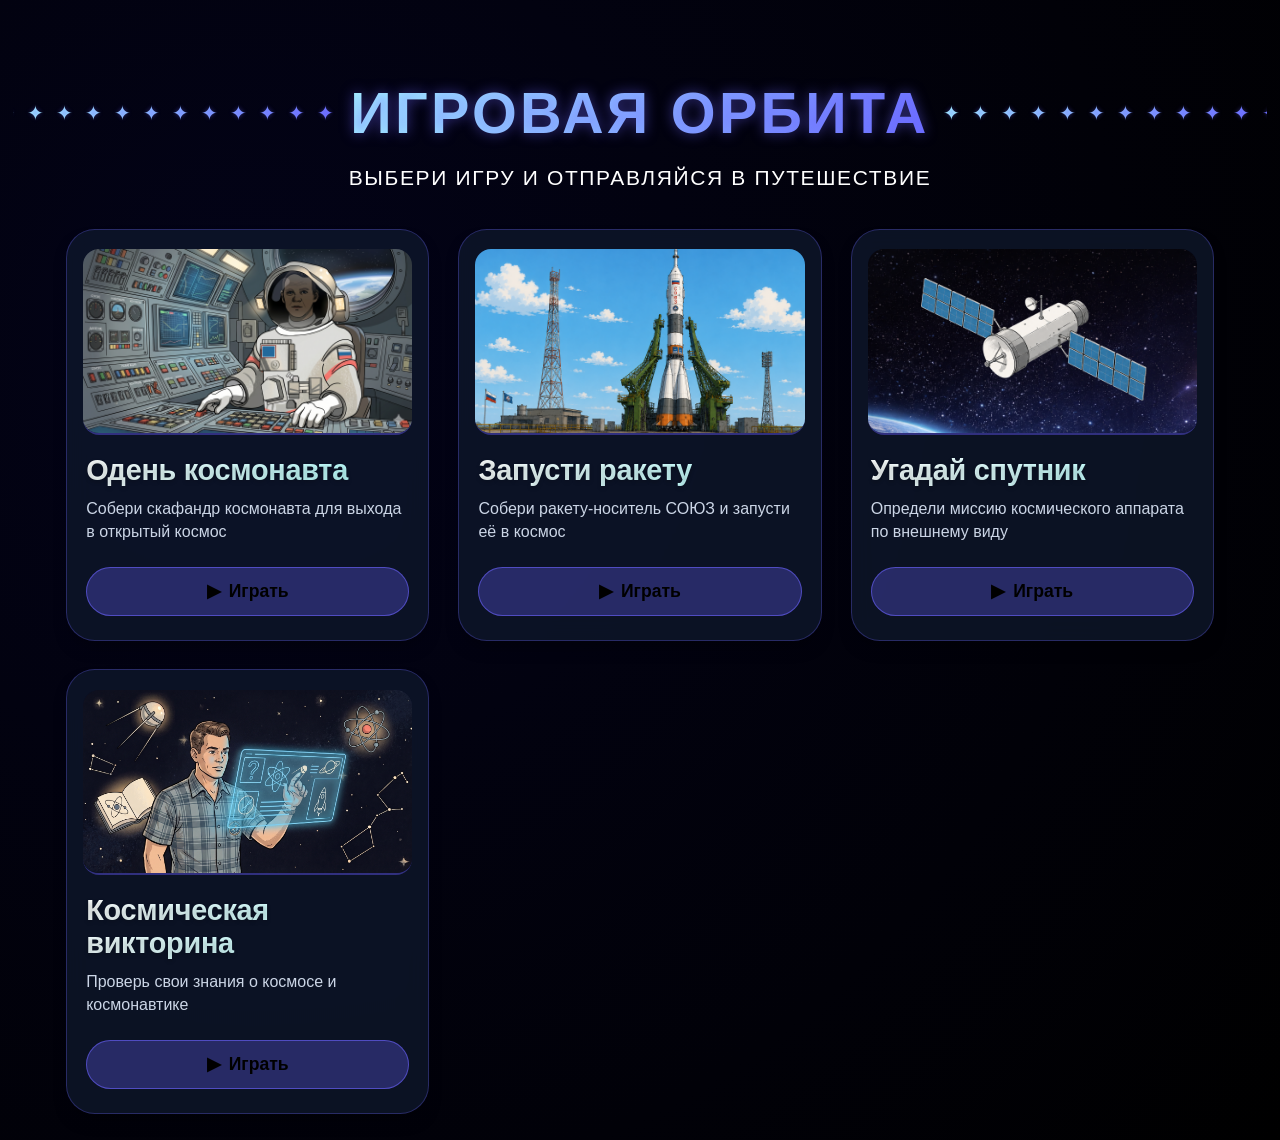
<file: index.html>
<!DOCTYPE html>
<html lang="ru">
<head>
    <meta charset="UTF-8">
    <meta name="viewport" content="width=device-width, initial-scale=1.0, user-scalable=yes">
    <title>Игровая орбита</title>
    <link rel="icon" type="image/png" href="space.png">
    
    <link rel="stylesheet" href="common/common.css">
    
    <link rel="stylesheet" href="style.css">
    <link rel="stylesheet" href="https://cdnjs.cloudflare.com/ajax/libs/font-awesome/6.4.0/css/all.min.css">
    
    <script src="common/common.js" defer></script>
    
    <script src="script.js" defer></script>
</head>
<body>
    <div class="stars-bg" id="starsBg"></div>

    <div class="menu-container">
        <div class="title-row">
            <div class="title-stars left">✦ ✦ ✦ ✦ ✦ ✦ ✦ ✦ ✦ ✦ ✦ ✦ ✦ ✦ ✦ ✦ ✦ ✦ ✦ ✦ ✦ ✦ ✦ ✦ ✦ ✦ ✦ ✦ ✦ ✦</div>
            <h1 class="main-title">
                ИГРОВАЯ ОРБИТА
            </h1>
            <div class="title-stars right">✦ ✦ ✦ ✦ ✦ ✦ ✦ ✦ ✦ ✦ ✦ ✦ ✦ ✦ ✦ ✦ ✦ ✦ ✦ ✦ ✦ ✦ ✦ ✦ ✦ ✦ ✦ ✦ ✦ ✦</div>
        </div>
        
        <p class="subtitle">ВЫБЕРИ ИГРУ И ОТПРАВЛЯЙСЯ В ПУТЕШЕСТВИЕ</p>

        <div class="games-grid" id="gamesGrid">
            <div class="loading">Загрузка...</div>
        </div>
    </div>
</body>
</html>
</file>
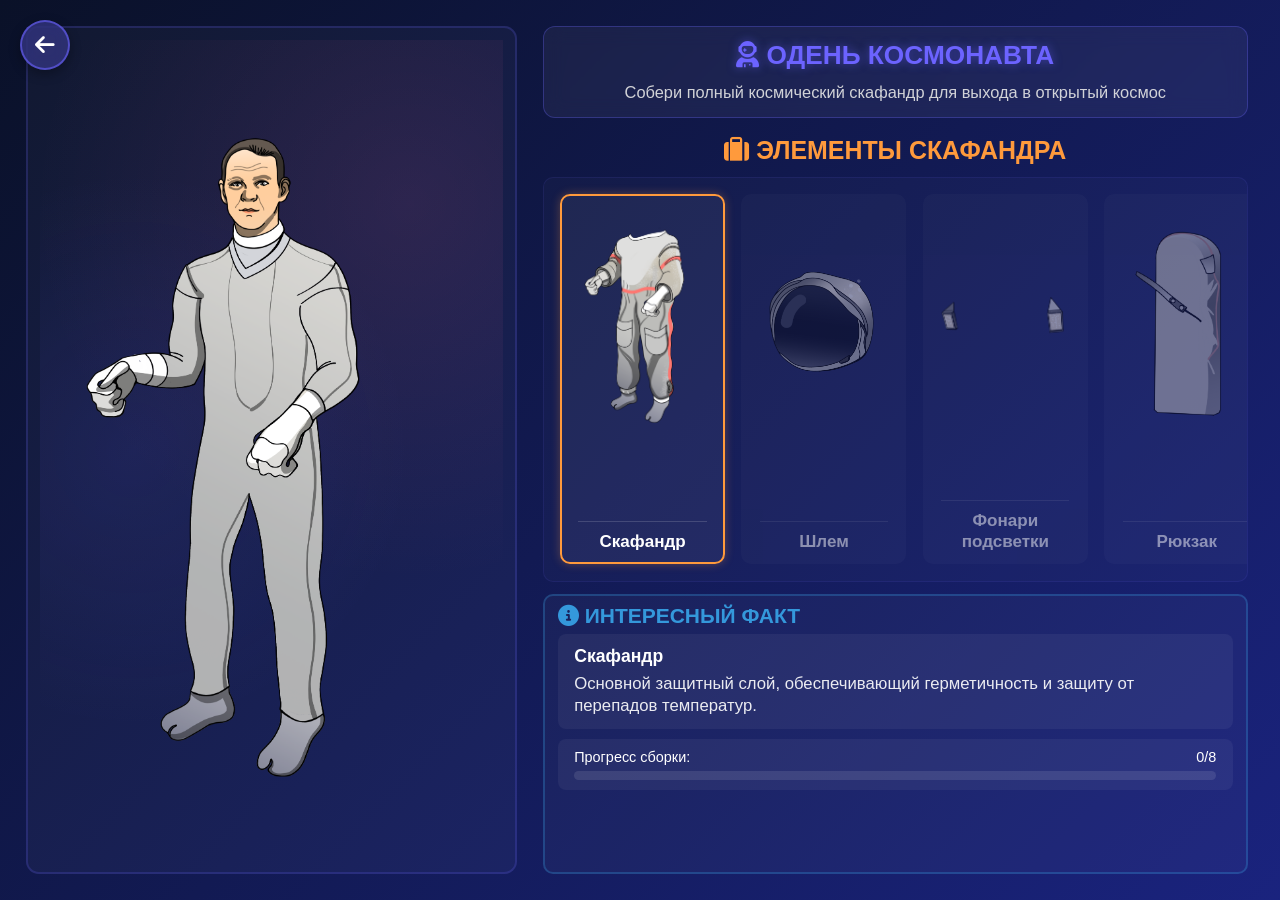
<file: astronaut-game/index.html>
<!DOCTYPE html>
<html lang="ru">
<head>
    <meta charset="UTF-8">
    <meta name="viewport" content="width=device-width, initial-scale=1.0">
    <title>Одень космонавта</title>
    <link rel="icon" type="image/png" href="images/icon-astronaut.png">
    
    <link rel="stylesheet" href="../common/common.css">
    
    <link rel="stylesheet" href="css/main.css">
    <link rel="stylesheet" href="css/game-ui.css">
    <link rel="stylesheet" href="https://cdnjs.cloudflare.com/ajax/libs/font-awesome/6.4.0/css/all.min.css">
    
    <script src="../common/common.js" defer></script>
    
    <script src="js/game-state.js" defer></script>
    <script src="js/game-ui.js" defer></script>
    <script src="js/game-logic.js" defer></script>
    <script src="js/drag-drop.js" defer></script>
</head>
<body>
    <button class="back-to-menu-btn" id="backToMenuBtn" title="Вернуться в меню">
        <i class="fas fa-arrow-left"></i>
    </button>

    <div class="game-container">
        <div class="main-layout">
            <div class="dressing-area">
                <div class="astronaut-display">
                    <div class="layers-container">
                        <img id="layer-backpack" class="layer" src="images/backpack.png" alt="Ранцевая система">
                        <img id="layer-body" class="layer" src="images/body.png" alt="Тело космонавта">
                        <img id="layer-suit" class="layer" src="images/suit.png" alt="Скафандр">
                        <img id="layer-belt" class="layer" src="images/belt.png" alt="Крепежный ремень">
                        <img id="layer-pnevma" class="layer" src="images/pnevma.png" alt="Пневмосистема">
                        <img id="layer-water" class="layer" src="images/water.png" alt="Система водообеспечения">
                        <img id="layer-panel" class="layer" src="images/panel.png" alt="Панель управления">
                        <img id="layer-helmet" class="layer" src="images/helmet.png" alt="Шлем">
                        <img id="layer-lights" class="layer" src="images/lights.png" alt="Освещение">
                    </div>
                </div>
            </div>

            <div class="right-panel">
                <header class="game-header">
                    <div class="header-content">
                        <h1><i class="fas fa-user-astronaut"></i> ОДЕНЬ КОСМОНАВТА</h1>
                        <p class="subtitle">Собери полный космический скафандр для выхода в открытый космос</p>
                    </div>
                </header>

                <div class="inventory-area">
                    <h2><i class="fas fa-suitcase"></i> ЭЛЕМЕНТЫ СКАФАНДРА</h2>
                    <div class="elements-grid"></div>
                    
                    <div class="info-panel">
                        <h3><i class="fas fa-info-circle"></i> ИНТЕРЕСНЫЙ ФАКТ</h3>
                        <div class="info-content">
                            <div id="element-info">
                                <div class="element-description">
                                    <strong>Выберите элемент</strong><br>
                                    Нажмите на элемент справа, чтобы узнать о нем подробнее
                                </div>
                            </div>
                            <div class="progress-container">
                                <div class="progress-label">
                                    <span>Прогресс сборки:</span>
                                    <span id="progress-text">0/8</span>
                                </div>
                                <div class="progress-bar">
                                    <div id="progress-fill" class="progress-fill"></div>
                                </div>
                            </div>
                        </div>
                    </div>
                </div>
            </div>
        </div>
    </div>

    <div class="completion-message hidden">
        <h2>
            <i class="fas fa-check-circle"></i> 
            СКАФАНДР СОБРАН!
        </h2>
        <p>Космонавт готов к выходу в открытый космос</p>
        <div class="completion-buttons">
            <button id="reset-game-btn" class="reset-btn">
                <i class="fas fa-redo-alt"></i> 
                Начать заново
            </button>
            <button id="backToMenuFromComplete" class="reset-btn back-to-menu-btn-complete">
                <i class="fas fa-arrow-left"></i> 
                Назад в меню
            </button>
        </div>
    </div>

</body>
</html>
</file>
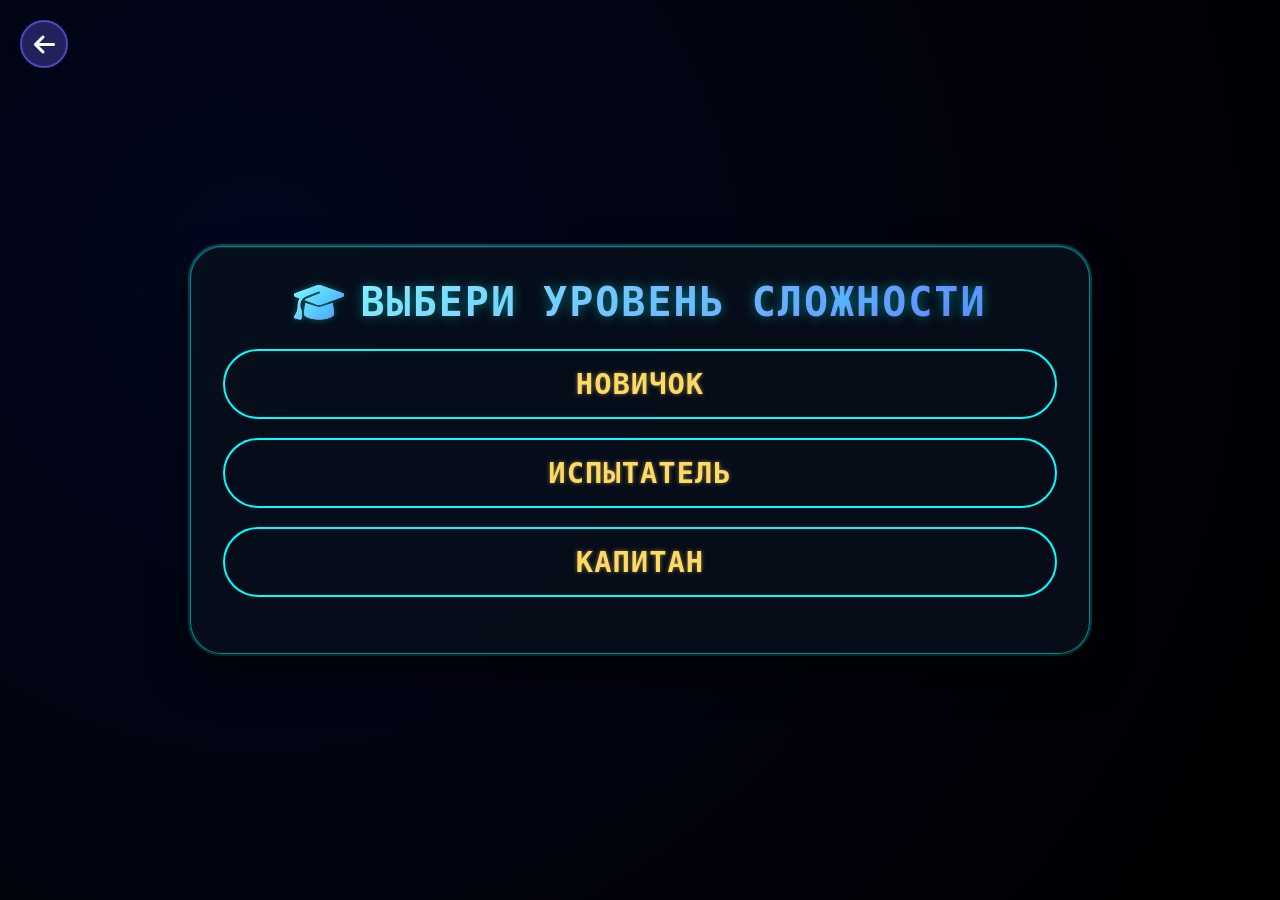
<file: laboratory-game/index.html>
<!DOCTYPE html>
<html lang="ru">
<head>
    <meta charset="UTF-8">
    <meta name="viewport" content="width=device-width, initial-scale=1.0, user-scalable=yes">
    <title>Космическая викторина</title>
    <link rel="icon" type="image/png" href="icon-brain.png">
    
    <link rel="stylesheet" href="../common/common.css">
    
    <link rel="stylesheet" href="style.css">
    <link rel="stylesheet" href="https://cdnjs.cloudflare.com/ajax/libs/font-awesome/6.4.0/css/all.min.css">
    
    <script src="../common/common.js" defer></script>
    
    <script src="script.js" defer></script>
</head>
<body>
    <div class="stars-container" id="starsContainer"></div>

    <button class="back-btn hidden" id="backBtn">
        <i class="fas fa-arrow-left"></i>
    </button>

    <div class="level-selector" id="levelSelector">
        <button class="back-to-menu-arrow" id="backArrowLevel" title="Главное меню">
            <i class="fas fa-arrow-left"></i>
        </button>
        <div class="level-card">
            <h2><i class="fas fa-graduation-cap"></i> <span>ВЫБЕРИ УРОВЕНЬ СЛОЖНОСТИ</span></h2>
            <div class="level-buttons">
                <button class="level-btn" data-level="junior">НОВИЧОК</button>
                <button class="level-btn" data-level="middle">ИСПЫТАТЕЛЬ</button>
                <button class="level-btn" data-level="senior">КАПИТАН</button>
            </div>
        </div>
    </div>

    <div class="game-wrapper hidden" id="gameWrapper">
        <div class="header">
            <div class="level-badge" id="levelBadge">УРОВЕНЬ: —</div>
            <h1>❓ КОСМИЧЕСКАЯ ВИКТОРИНА</h1>
        </div>

        <div class="stats">
            <div class="question-counter">ВОПРОС <span id="currentQ">1</span> / <span id="totalQ">5</span></div>
            <div class="score">ПРАВИЛЬНЫХ ОТВЕТОВ: <span id="scoreValue">0</span></div>
        </div>

        <div class="quiz-layout" id="quizLayout">
            <div class="image-panel">
                <div class="question-image" id="questionImage">🚀</div>
            </div>
            <div class="quiz-panel">
                <div id="gameArea">
                    <div class="question-card">
                        <div class="question-text" id="questionText">Загрузка...</div>
                    </div>
                    <div class="options-area" id="optionsContainer"></div>
                    <div class="feedback-area" id="feedbackArea">
                        <div class="fact-box" id="factBox">
                            ❓ Выбери вариант ответа
                        </div>
                    </div>
                    <button class="next-btn" id="nextButton" disabled>ДАЛЕЕ</button>
                </div>
            </div>
        </div>
    </div>

    <div class="completion-overlay hidden" id="completionOverlay"></div>
    <div class="completion-message hidden" id="completionMessage">
        <h2><i class="fas fa-trophy"></i> ВИКТОРИНА ПРОЙДЕНА!</h2>
        <div class="completion-label">Правильных ответов:</div>
        <div class="completion-score" id="completionScore">0 / 5</div>
        <div class="completion-buttons">
            <button id="completionRestartBtn" class="completion-reset-btn"><i class="fas fa-redo-alt"></i> НАЧАТЬ СНАЧАЛА</button>
            <button id="completionLevelsBtn" class="completion-levels-btn"><i class="fas fa-list-ul"></i> ВЫБОР УРОВНЯ</button>
        </div>
        <div style="margin-top: 0.8rem; text-align: center;">
            <button id="backToMainMenuFromComplete" class="completion-levels-btn"><i class="fas fa-arrow-left"></i> НАЗАД В МЕНЮ</button>
        </div>
    </div>

</body>
</html>
</file>
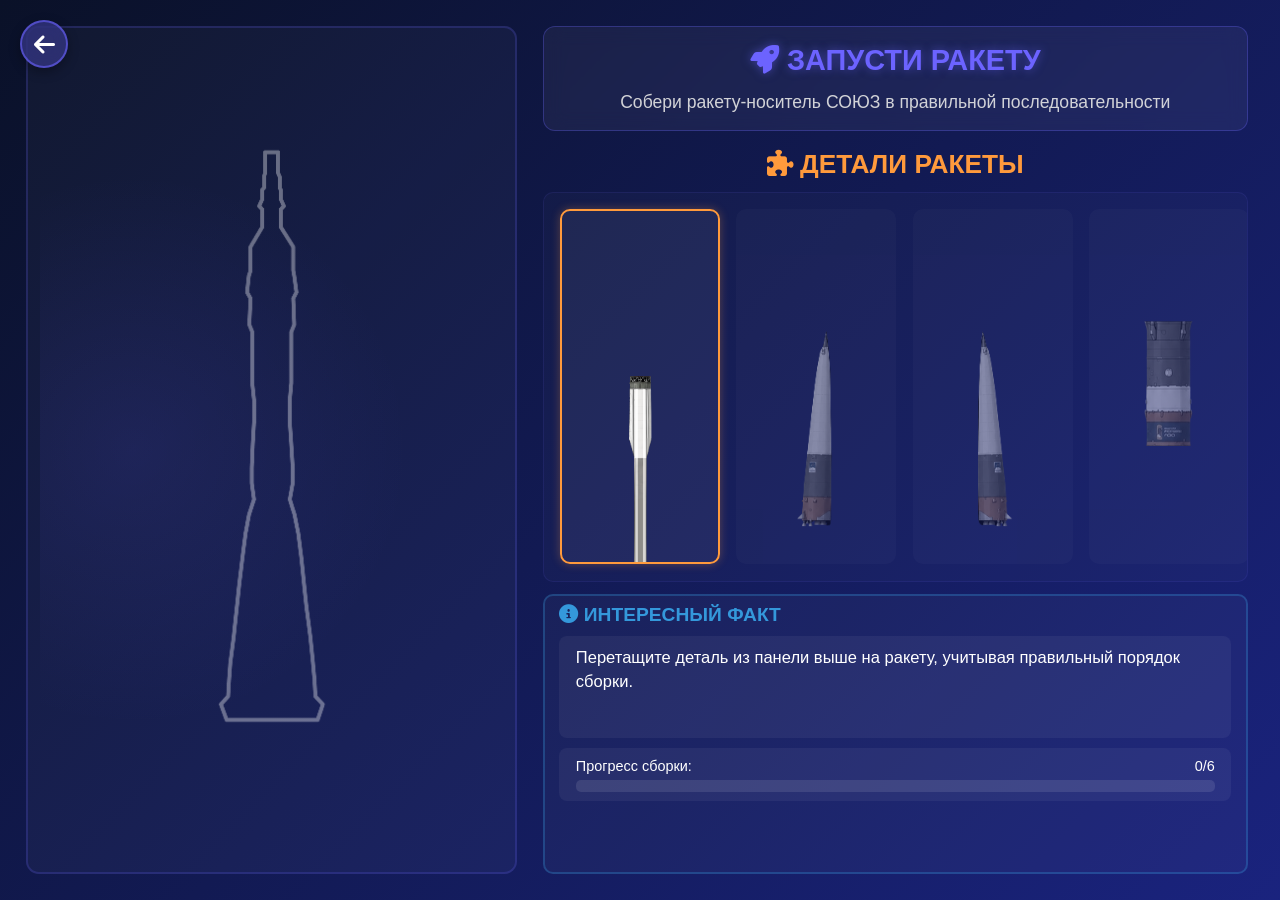
<file: rocket-game/index.html>
<!DOCTYPE html>
<html lang="ru">
<head>
    <meta charset="UTF-8">
    <meta name="viewport" content="width=device-width, initial-scale=1.0, user-scalable=no">
    <title>Запусти ракету</title>
    <link rel="icon" type="image/png" href="images/icon-rock.png">
    
    <link rel="stylesheet" href="../common/common.css">
    
    <link rel="stylesheet" href="css/main.css">
    <link rel="stylesheet" href="css/game-ui.css">
    <link rel="stylesheet" href="css/animations.css">
    <link rel="stylesheet" href="https://cdnjs.cloudflare.com/ajax/libs/font-awesome/6.4.0/css/all.min.css">
    
    <script src="../common/common.js" defer></script>
    
    <script src="js/game-state.js" defer></script>
    <script src="js/game-ui.js" defer></script>
    <script src="js/game-logic.js" defer></script>
    <script src="js/drag-drop.js" defer></script>
</head>
<body>
<button class="back-to-menu-btn" id="backToMenuBtn" title="Вернуться в меню">
    <i class="fas fa-arrow-left"></i>
</button>
<div class="game-container">
    <div class="main-layout">
        <div class="dressing-area">
            <div class="astronaut-display">
                <div class="layers-container">
                    <img id="layer-body" class="layer active" alt="Каркас ракеты">
                    <img id="layer-central" class="layer" alt="Центральная ступень">
                    <img id="layer-booster-left-back" class="layer" alt="Левый задний ускоритель">
                    <img id="layer-booster-left-front" class="layer" alt="Левый передний ускоритель">
                    <img id="layer-booster-right-back" class="layer" alt="Правый задний ускоритель">
                    <img id="layer-booster-right-front" class="layer" alt="Правый передний ускоритель">
                    <img id="layer-spacecraft" class="layer" alt="Космический корабль">
                    <img id="layer-upperStage" class="layer" alt="Верхняя ступень">
                    <img id="layer-sasLower" class="layer" alt="Нижняя часть САС">
                    <img id="layer-sasLower-removable" class="layer" alt="Кожух САС (снимается)">
                    <img id="layer-sasLower-permanent" class="layer" alt="Переходник САС (остаётся)">
                    <img id="layer-sasUpper" class="layer" alt="Верхняя часть САС">
                </div>
                <div class="exhaust-waves">
                    <span></span><span></span><span></span><span></span>
                </div>
            </div>
        </div>

        <div class="right-panel">
            <header class="game-header">
                <div class="header-content">
                    <h1><i class="fas fa-rocket"></i> ЗАПУСТИ РАКЕТУ</h1>
                    <p class="subtitle">Собери ракету-носитель СОЮЗ в правильной последовательности</p>
                </div>
            </header>

            <div class="inventory-area">
                <h2><i class="fas fa-puzzle-piece"></i> ДЕТАЛИ РАКЕТЫ</h2>
                <div class="elements-grid" id="elements-grid"></div>

                <div class="info-panel">
                    <h3><i class="fas fa-info-circle"></i> ИНТЕРЕСНЫЙ ФАКТ</h3>
                    <div class="info-content">
                        <div id="element-info">
                            <div class="element-description">
                                <strong>Выберите деталь</strong><br>
                                Перетащите на ракету в правильном порядке
                            </div>
                        </div>
                        <div class="progress-container">
                            <div class="progress-label">
                                <span>Прогресс сборки:</span>
                                <span id="progress-text">0/6</span>
                            </div>
                            <div class="progress-bar">
                                <div id="progress-fill" class="progress-fill"></div>
                            </div>
                        </div>
                    </div>
                </div>
            </div>
        </div>
    </div>
</div>

<div id="transport-modal" class="modal hidden">
    <div class="modal-content transport-content" style="max-width: 750px;">
        <div style="text-align: center;">
            <img src="images/transport.png" alt="Поезд с ракетой" style="max-width:100%; border-radius:12px;">
            <h2 style="color:#ff9a3c; margin:20px 0 10px;"><i class="fas fa-train"></i> РАКЕТА СОБРАНА!</h2>
            <p style="font-size:1.2rem;">Теперь она транспортируется на стартовый стол в горизонтальном положении, что снижает нагрузку на корпус. </p>
            <button id="transport-next-btn" class="reset-btn" style="margin-top:20px; width: 250px;"><i class="fas fa-arrow-right"></i> ДАЛЕЕ</button>
        </div>
    </div>
</div>

<div id="launch-modal" class="modal hidden">
    <div class="modal-content launch-content" style="max-width: 750px;">
        <div style="text-align: center;">
            <img src="images/launch.png" alt="Запуск ракеты" style="max-width:100%; border-radius:12px;">
            <h2 style="color:#ff9a3c; margin:20px 0 10px;"><i class="fas fa-space-shuttle"></i> ЗАПУСК РАКЕТЫ</h2>
            <p style="font-size:1.2rem;">На стартовом столе инженеры провели заправку топливом и финальные проверки всех систем. <br> Обратный отсчёт завершен – двигатели запущены.</p>
            <button id="launch-close-btn" class="reset-btn" style="margin-top:20px; width: 250px;">ПОЕХАЛИ!</button>
        </div>
    </div>
</div>

<div id="final-modal" class="modal hidden">
    <div class="modal-content final-content">
        <div style="text-align: center;">
            <h2 style="color:#2ecc71; margin:20px 0 10px;">
                <i class="fas fa-check-circle" style="margin-right: 12px;"></i> МИССИЯ ЗАВЕРШЕНА!
            </h2>
            <p style="font-size:1.2rem;">Ты провёл ракету-носитель СОЮЗ через все этапы: от сборки до полёта!</p>
            <div class="completion-buttons">
                <button id="final-reset-btn" class="reset-btn final-reset-btn">
                    <i class="fas fa-redo-alt"></i> Начать заново
                </button>
                <button id="backToMenuFromComplete" class="reset-btn back-to-menu-complete">
                    <i class="fas fa-arrow-left"></i> Назад в меню
                </button>
            </div>
        </div>
    </div>
</div>

</body>
</html>
</file>
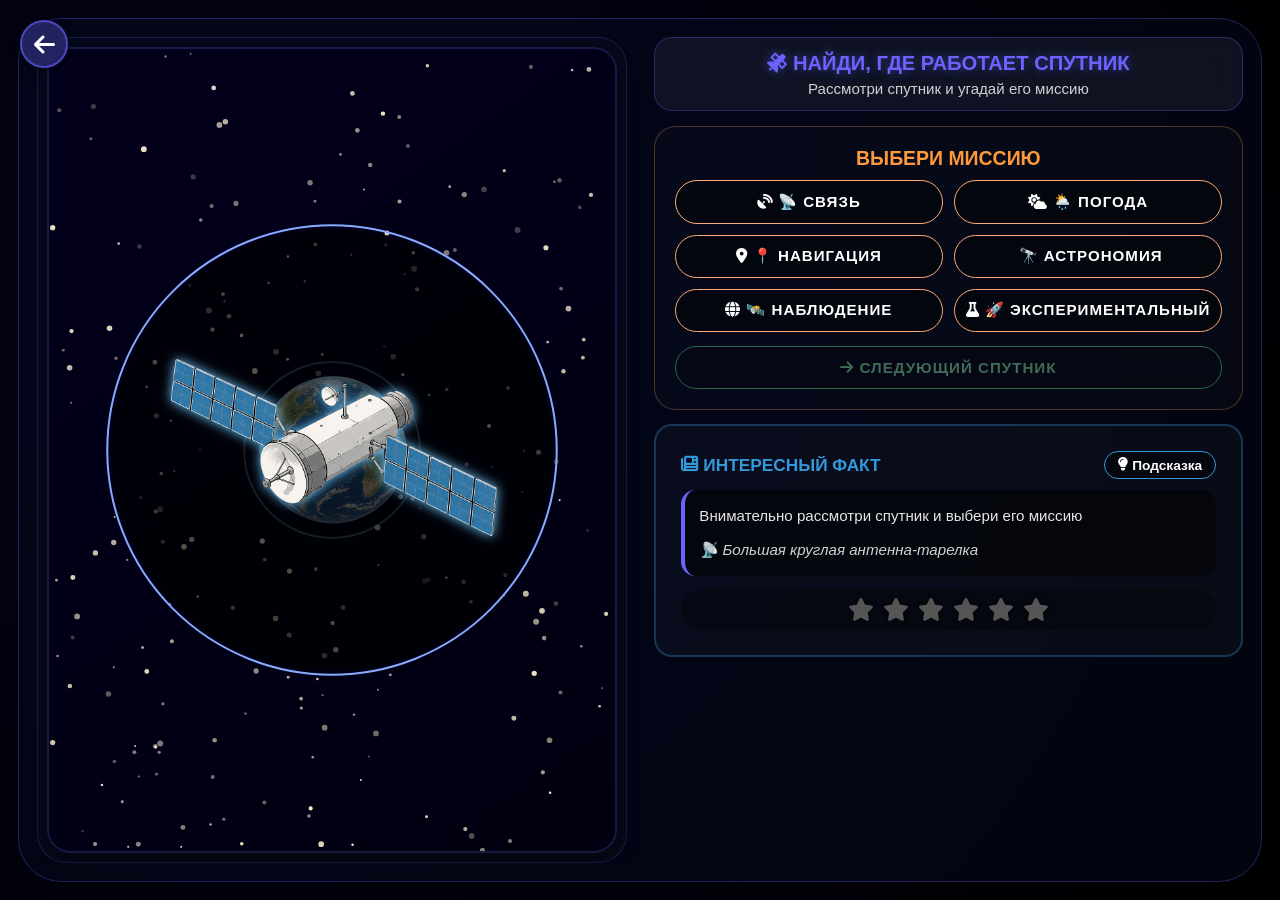
<file: sputnik-game/index.html>
<!DOCTYPE html>
<html lang="ru">
<head>
    <meta charset="UTF-8">
    <meta name="viewport" content="width=device-width, initial-scale=1.0, user-scalable=no">
    <title>Угадай спутник</title>
    <link rel="icon" type="image/png" href="images/icon-satellite.png">
    
    <link rel="stylesheet" href="../common/common.css">
    
    <link rel="stylesheet" href="style.css">
    <link rel="stylesheet" href="https://cdnjs.cloudflare.com/ajax/libs/font-awesome/6.4.0/css/all.min.css">
    
    <script src="../common/common.js" defer></script>
    
    <script src="script.js" defer></script>
</head>
<body>
    <button class="back-to-menu-btn" id="backToMenuBtn" title="Вернуться в меню">
        <i class="fas fa-arrow-left"></i>
    </button>

    <div class="game-container">
        <div class="main-layout">
            <div class="space-scene" id="spaceScene">
                <canvas id="satelliteCanvas"></canvas>
                <canvas id="previewCanvas"></canvas>
            </div>
            <div class="right-panel">
                <div class="game-header">
                    <h1><i class="fas fa-satellite"></i> НАЙДИ, ГДЕ РАБОТАЕТ СПУТНИК</h1>
                    <div class="subtitle">Рассмотри спутник и угадай его миссию</div>
                </div>

                <div class="mission-panel">
                    <h2>ВЫБЕРИ МИССИЮ</h2>
                    <div class="missions-grid" id="missionsGrid"></div>
                    <button class="btn-mission btn-next" id="nextSatelliteBtn" disabled><i class="fas fa-arrow-right"></i> СЛЕДУЮЩИЙ СПУТНИК</button>
                    <button class="btn-mission btn-reset" id="resetBtn" style="display: none;"><i class="fas fa-redo-alt"></i> НОВАЯ ИГРА</button>
                </div>

                <div class="info-panel">
                    <div class="info-header">
                        <h3><i class="fas fa-newspaper"></i> ИНТЕРЕСНЫЙ ФАКТ</h3>
                        <button id="hintButton" class="hint-button" title="Показать более подробную подсказку"><i class="fas fa-lightbulb"></i> Подсказка</button>
                    </div>
                    <div class="fact-text" id="factDisplay">🌠 Нажми на миссию, чтобы проверить догадку.</div>
                    <div class="progress-stars" id="progressStars"></div>
                </div>
            </div>
        </div>
    </div>

    <div class="completion-overlay hidden" id="completionOverlay"></div>
    <div class="completion-message hidden" id="completionMessage">
        <h2><i class="fas fa-trophy"></i> ПОБЕДА!</h2>
        <p>Вы стали настоящим знатоком космических аппаратов</p>
        <div class="completion-stars">
            <i class="fas fa-star"></i>
            <i class="fas fa-star"></i>
            <i class="fas fa-star"></i>
            <i class="fas fa-star"></i>
            <i class="fas fa-star"></i>
            <i class="fas fa-star"></i>
        </div>
        <div class="completion-buttons">
            <button id="completionResetBtn" class="completion-reset-btn"><i class="fas fa-redo-alt"></i> НАЧАТЬ СНАЧАЛА</button>
            <button id="backToMenuFromComplete" class="back-to-menu-complete"><i class="fas fa-arrow-left"></i> НАЗАД В МЕНЮ</button>
        </div>
    </div>
</body>
</html>
</file>
<file: common/common.css>
:root {
    --cosmic-purple: #6c63ff;
    --nebula-pink: #ff6b9d;
    --planet-orange: #ff9a3c;
    --star-white: #ffffff;
    --moon-gray: #e6e6e6;
    --success-green: #2ecc71;
    --info-blue: #3498db;
    --error-red: #e74c3c;
    --scale: 1;
}

.stars-bg {
    position: fixed;
    top: 0;
    left: 0;
    width: 100%;
    height: 100%;
    pointer-events: none;
    z-index: 0;
    background: transparent;
}

.star {
    position: absolute;
    background-color: #ffffff;
    border-radius: 50%;
    opacity: 0;
    pointer-events: none;
    animation: twinkle 3s infinite alternate;
}

@keyframes twinkle {
    0% { opacity: 0.2; transform: scale(0.8); }
    100% { opacity: 1; transform: scale(1.2); }
}

@keyframes fadeInUp {
    from { opacity: 0; transform: translateY(30px); }
    to { opacity: 1; transform: translateY(0); }
}

@keyframes fadeInDown {
    from { opacity: 0; transform: translateY(-30px); }
    to { opacity: 1; transform: translateY(0); }
}

@keyframes fadeInLeft {
    from { opacity: 0; transform: translateX(-20px); }
    to { opacity: 1; transform: translateX(0); }
}

@keyframes fadeInRight {
    from { opacity: 0; transform: translateX(20px); }
    to { opacity: 1; transform: translateX(0); }
}

@keyframes celebration {
    0% { transform: translate(-50%, -50%) scale(0.8); opacity: 0; }
    80% { transform: translate(-50%, -50%) scale(1.05); opacity: 1; }
    100% { transform: translate(-50%, -50%) scale(1); opacity: 1; }
}

@keyframes popError {
    0% { opacity: 0; transform: scale(0.9); }
    100% { opacity: 1; transform: scale(1); }
}

@keyframes pulse-red {
    0% { box-shadow: 0 0 0 0 rgba(231, 76, 60, 0.7); }
    70% { box-shadow: 0 0 0 10px rgba(231, 76, 60, 0); }
    100% { box-shadow: 0 0 0 0 rgba(231, 76, 60, 0); }
}

@keyframes dragAppear {
    0% { transform: scale(0.8); opacity: 0; }
    100% { transform: scale(1); opacity: 0.95; }
}

@keyframes starPulse {
    0% { transform: scale(0.5); opacity: 0; }
    100% { transform: scale(1); opacity: 1; }
}

.back-btn {
    position: fixed;
    top: 20px;
    left: 20px;
    z-index: 10000;
    background: rgba(108, 99, 255, 0.3);
    backdrop-filter: blur(8px);
    border: 2px solid rgba(108, 99, 255, 0.6);
    color: white;
    font-size: 1.5rem;
    width: 48px;
    height: 48px;
    border-radius: 50%;
    cursor: pointer;
    transition: all 0.2s ease;
    display: flex;
    align-items: center;
    justify-content: center;
    box-shadow: 0 4px 12px rgba(0, 0, 0, 0.3);
}

.back-btn:hover {
    background: var(--cosmic-purple);
    transform: scale(1.05);
    border-color: white;
    box-shadow: 0 0 15px rgba(108, 99, 255, 0.8);
}

.completion-overlay {
    position: fixed;
    top: 0;
    left: 0;
    width: 100%;
    height: 100%;
    background: rgba(0, 0, 0, 0.85);
    backdrop-filter: blur(6px);
    z-index: 9998;
}

.completion-message {
    position: fixed;
    top: 50%;
    left: 50%;
    transform: translate(-50%, -50%);
    text-align: center;
    background: linear-gradient(135deg, rgba(10, 17, 40, 0.98), rgba(26, 35, 126, 0.98));
    padding: clamp(30px, 5vh, 60px);
    border-radius: 40px;
    border: 3px solid var(--success-green);
    z-index: 10000;
    max-width: 700px;
    width: 90%;
    box-shadow: 0 0 50px rgba(46, 204, 113, 0.4);
    backdrop-filter: blur(10px);
    animation: celebration 0.5s ease-out;
}

.completion-message h2 {
    color: var(--success-green);
    font-size: clamp(1.8rem, 4vw, 3.5rem);
    margin-bottom: 20px;
    text-shadow: 0 0 20px rgba(46, 204, 113, 0.6);
    display: flex;
    align-items: center;
    justify-content: center;
    gap: 15px;
}

.completion-message p {
    font-size: clamp(1.2rem, 2.5vw, 1.8rem);
    margin-bottom: 25px;
    color: var(--star-white);
    line-height: 1.4;
}

.completion-stars {
    display: flex;
    justify-content: center;
    gap: 20px;
    margin: 25px 0;
    font-size: clamp(2rem, 4vw, 3rem);
    color: #ffd700;
    text-shadow: 0 0 8px #ffaa33;
}

.completion-buttons {
    display: flex;
    justify-content: center;
    gap: 20px;
    flex-wrap: wrap;
    margin-top: 25px;
}

.completion-buttons button {
    min-width: 240px;
    padding: 15px 20px;
    font-size: 1.2rem;
    border-radius: 40px;
    font-weight: bold;
    cursor: pointer;
    transition: all 0.2s ease;
    border: none;
    color: white;
    flex: 0 1 auto;
}

.completion-reset-btn {
    background: rgba(46, 204, 113, 0.85);
    border: 2px solid var(--success-green);
    box-shadow: 0 0 8px rgba(46, 204, 113, 0.4);
}
.completion-reset-btn:hover {
    background: var(--success-green);
    transform: scale(1.02);
    box-shadow: 0 0 15px rgba(46, 204, 113, 0.8);
}

.completion-levels-btn {
    background: var(--cosmic-purple);
    border: 2px solid rgba(108, 99, 255, 0.6);
    box-shadow: 0 0 8px rgba(108, 99, 255, 0.4);
}
.completion-levels-btn:hover {
    background: #5a52d5;
    transform: scale(1.02);
    box-shadow: 0 0 15px rgba(108, 99, 255, 0.8);
}

.hidden {
    display: none !important;
}
</file>
<file: style.css>
* {
    margin: 0;
    padding: 0;
    box-sizing: border-box;
    user-select: none;
}

body {
    font-family: 'Segoe UI', Tahoma, Geneva, Verdana, sans-serif;
    background: radial-gradient(circle at 20% 30%, #030318, #000000);
    min-height: 100vh;
    padding: calc(2rem * var(--scale));
    position: relative;
    overflow-x: hidden;
}

.menu-container {
    max-width: calc(1400px * var(--scale));
    width: 100%;
    margin: 0 auto;
    position: relative;
    z-index: 2;
}

.title-row {
    display: flex;
    align-items: center;
    justify-content: space-between;
    width: 100vw;
    position: relative;
    left: 50%;
    transform: translateX(-50%);
    gap: calc(1rem * var(--scale));
    margin: 6vh 0 1rem 0;
    padding: 0 calc(1rem * var(--scale));
    box-sizing: border-box;
    z-index: 2;
}

.title-stars {
    flex: 1;
    font-size: clamp(calc(1rem * var(--scale)), calc(2vw * var(--scale)), calc(1.5rem * var(--scale)));
    letter-spacing: calc(4px * var(--scale));
    background: linear-gradient(135deg, #aaffff, #6a6aff);
    background-clip: text;
    -webkit-background-clip: text;
    color: transparent;
    text-shadow: 0 0 calc(5px * var(--scale)) rgba(108, 99, 255, 0.4);
    white-space: nowrap;
    overflow: hidden;
    text-overflow: clip;
    user-select: none;
    pointer-events: none;
}

.title-stars.left {
    text-align: right;
    direction: rtl;
}

.title-stars.right {
    text-align: left;
}

.main-title {
    margin-top: 0;
    flex-shrink: 0;
    font-size: clamp(calc(2rem * var(--scale)), calc(7vw * var(--scale)), calc(4rem * var(--scale)));
    font-weight: bold;
    letter-spacing: calc(4px * var(--scale));
    background: linear-gradient(135deg, #aaffff, #6a6aff);
    background-clip: text;
    -webkit-background-clip: text;
    color: transparent;
    text-shadow: 0 0 calc(15px * var(--scale)) rgba(108, 99, 255, 0.5);
    text-align: center;
    display: flex;
    align-items: center;
    justify-content: center;
    gap: calc(20px * var(--scale));
    flex-wrap: wrap;
    animation: fadeInDown 0.6s ease-out;
}

.main-title i {
    font-size: clamp(calc(2rem * var(--scale)), calc(7vw * var(--scale)), calc(3.5rem * var(--scale)));
    color: var(--cosmic-purple);
    text-shadow: 0 0 calc(10px * var(--scale)) var(--cosmic-purple);
}

.subtitle {
    font-size: clamp(calc(1.5rem * var(--scale)), calc(5vw * var(--scale)), calc(1.6rem * var(--scale)));
    color: var(--star-white);
    margin: calc(1.5rem * var(--scale)) 0 calc(3rem * var(--scale)) 0;
    text-align: center;
    letter-spacing: calc(2px * var(--scale));
    font-weight: 400;
    text-transform: uppercase;
    animation: fadeInUp 0.6s ease-out 0.2s both;
}

.games-grid {
    display: grid;
    grid-template-columns: repeat(3, minmax(calc(320px * var(--scale)), 1fr));
    gap: calc(2rem * var(--scale));
    max-width: calc(1400px * var(--scale));
    margin: 0 auto;
}

.game-card {
    background: rgba(15, 25, 45, 0.75);
    backdrop-filter: blur(12px);
    border-radius: calc(2rem * var(--scale));
    overflow: hidden;
    transition: all 0.3s ease;
    cursor: pointer;
    border: 1px solid rgba(108, 99, 255, 0.3);
    box-shadow: 0 calc(12px * var(--scale)) calc(24px * var(--scale)) calc(-12px * var(--scale)) rgba(0, 0, 0, 0.5);
    display: flex;
    flex-direction: column;
    animation: cardFadeUp 0.5s ease-out backwards;
}

.game-card:nth-child(1) { animation-delay: 0.1s; }
.game-card:nth-child(2) { animation-delay: 0.2s; }
.game-card:nth-child(3) { animation-delay: 0.3s; }
.game-card:nth-child(4) { animation-delay: 0.4s; }

.game-card:hover {
    transform: translateY(calc(-6px * var(--scale)));
    background: rgba(25, 40, 70, 0.9);
    border-color: var(--cosmic-purple);
    box-shadow: 0 calc(20px * var(--scale)) calc(30px * var(--scale)) calc(-12px * var(--scale)) rgba(0, 0, 0, 0.7);
}

.game-image {
    width: calc(100% - calc(2rem * var(--scale)));
    margin: calc(1rem * var(--scale)) auto 0 auto;
    aspect-ratio: 16 / 9;
    object-fit: cover;
    display: block;
    background: #0a0f2a;
    border-bottom: 2px solid rgba(108, 99, 255, 0.4);
    border-radius: calc(1rem * var(--scale));
    transition: transform 0.3s ease;
    pointer-events: none;
    user-select: none;
    -webkit-user-drag: none;
    -webkit-tap-highlight-color: transparent;
}

.game-card:hover .game-image {
    transform: scale(1.02);
}

.game-info {
    padding: calc(1.2rem * var(--scale)) calc(1.2rem * var(--scale)) calc(1.5rem * var(--scale));
    flex: 1;
    display: flex;
    flex-direction: column;
}

.game-title {
    font-size: calc(1.8rem * var(--scale));
    font-weight: 800;
    background: linear-gradient(135deg, #ffffff, #aaffff);
    background-clip: text;
    -webkit-background-clip: text;
    color: transparent;
    text-shadow: 0 calc(2px * var(--scale)) calc(5px * var(--scale)) rgba(0, 0, 0, 0.2);
    margin-bottom: calc(0.5rem * var(--scale));
    letter-spacing: calc(-0.3px * var(--scale));
}

.game-description {
    color: #cbd5e6;
    font-size: calc(1rem * var(--scale));
    line-height: 1.45;
    flex-grow: 1;
    margin-bottom: 0;
}

.play-badge {
    display: flex;
    align-items: center;
    justify-content: center;
    gap: calc(0.6rem * var(--scale));
    background: rgba(108, 99, 255, 0.3);
    border-radius: calc(3rem * var(--scale));
    padding: calc(0.75rem * var(--scale)) calc(1rem * var(--scale));
    font-weight: 600;
    font-size: calc(1rem * var(--scale));
    border: 1px solid rgba(108, 99, 255, 0.6);
    transition: all 0.2s ease;
    width: 100%;
    margin-top: calc(1.8rem * var(--scale));
}

.game-card:hover .play-badge {
    background: var(--cosmic-purple);
    gap: calc(0.8rem * var(--scale));
}

.loading {
    grid-column: 1 / -1;
    text-align: center;
    font-size: calc(1.3rem * var(--scale));
    color: var(--moon-gray);
    padding: calc(3rem * var(--scale));
}

@keyframes cardFadeUp {
    from { opacity: 0; transform: translateY(calc(40px * var(--scale))); }
    to { opacity: 1; transform: translateY(0); }
}

@media (min-width: 1200px) and (max-height: 800px) {
    body {
        padding: calc(1.5rem * var(--scale));
    }

    .title-row {
        margin-top: 6vh;
        margin-bottom: 0.5rem;
        gap: calc(0.8rem * var(--scale));
    }

    .main-title {
        font-size: clamp(calc(2rem * var(--scale)), calc(6vw * var(--scale)), calc(3rem * var(--scale)));
        margin-bottom: 0.2rem;
    }

    .subtitle {
        margin-top: 1rem;
        margin-bottom: 2.5rem;
        font-size: clamp(calc(1.2rem * var(--scale)), calc(3vw * var(--scale)), calc(1.5rem * var(--scale)));
    }

    .games-grid {
        gap: calc(1.5rem * var(--scale));
        grid-template-columns: repeat(3, minmax(280px, 1fr));
        max-width: calc(1200px * var(--scale));
    }

    .game-card {
        border-radius: calc(1.5rem * var(--scale));
    }

    .game-image {
        width: calc(100% - calc(2rem * var(--scale)));
        margin: calc(1rem * var(--scale)) auto;
        border-radius: calc(1rem * var(--scale));
    }

    .game-info {
        padding: calc(0.1rem * var(--scale)) calc(1.2rem * var(--scale)) calc(1.2rem * var(--scale));
    }

    .game-title {
        font-size: calc(1.6rem * var(--scale));
        margin-bottom: calc(0.6rem * var(--scale));
    }

    .game-description {
        font-size: calc(1.1rem * var(--scale));
        line-height: 1.5;
    }

    .play-badge {
        padding: calc(0.8rem * var(--scale)) calc(1.2rem * var(--scale));
        font-size: calc(1.1rem * var(--scale));
        margin-top: calc(1.4rem * var(--scale));
        gap: calc(0.8rem * var(--scale));
    }
}

@media (min-width: 1280px) and (max-width: 1599px) and (min-height: 600px) {
    .main-title {
        font-size: clamp(2.2rem, 6vw, 3.6rem);
    }
    .games-grid {
        gap: 1.8rem;
        grid-template-columns: repeat(3, minmax(340px, 1fr));
        justify-content: center;
        margin: 0 auto; 
    }
    .game-card {
        border-radius: 1.8rem;
    }
    .game-image {
        width: calc(100% - 2rem);
        margin: 1.2rem auto 0 auto;
        border-radius: 1rem;
    }
    .game-info {
        padding: 1.2rem 1.2rem 1.5rem;
    }
    .game-title {
        font-size: 1.8rem;
        margin-bottom: 0.6rem;
    }
    .game-description {
        font-size: 1rem;
        line-height: 1.45;
    }
    .play-badge {
        font-size: 1.1rem;
        padding: 0.8rem 1.2rem;
        margin-top: 1.5rem;
    }
}
</file>
<file: astronaut-game/css/main.css>
* {
    margin: 0;
    padding: 0;
    box-sizing: border-box;
}

body {
    font-family: 'Segoe UI', Tahoma, Geneva, Verdana, sans-serif;
    background: linear-gradient(135deg, #0a1128 0%, #1a237e 100%);
    color: var(--star-white);
    min-height: 100vh;
    overflow: hidden;
}

.game-container {
    height: 100vh;
    width: 100%;
    padding: 15px;
}

.hidden {
    display: none !important;
}
</file>
<file: astronaut-game/css/game-ui.css>
:root {
    --ui-scale: 1;
    --scale: var(--ui-scale);
    --w: clamp(135px, calc(190px * var(--scale)), 260px);
    --h: clamp(180px, calc(235px * var(--scale)), 300px);
    --img: clamp(108px, calc(150px * var(--scale)), 205px);
    --gap: clamp(8px, calc(15px * var(--scale)), 24px);
    --info-h: clamp(100px, calc(130px * var(--scale)), 175px);
    --progress-h: clamp(8px, calc(12px * var(--scale)), 16px);
    --card-scale: clamp(0.82, var(--scale), 1.35);
}

* {
    margin: 0;
    padding: 0;
    box-sizing: border-box;
    user-select: none;
}

body {
    font-family: 'Segoe UI', Tahoma, Geneva, Verdana, sans-serif;
    background: linear-gradient(135deg, #0a1128 0%, #1a237e 100%);
    color: var(--star-white);
    min-height: 100vh;
    overflow: hidden;
}

.game-container {
    height: 100vh;
    width: 100%;
    padding: clamp(10px, 2vw, 30px);
}

.main-layout {
    display: flex;
    gap: clamp(12px, 2vw, 30px);
    height: calc(100vh - clamp(20px, 4vw, 60px));
    width: 100%;
    max-width: 100%;
}

.dressing-area {
    flex: 0.4;
    display: flex;
    flex-direction: column;
    background: rgba(255, 255, 255, 0.03);
    border-radius: clamp(10px, 1vw, 15px);
    padding: clamp(8px, 1vw, 12px);
    border: 2px solid rgba(108, 99, 255, 0.2);
    height: 100%;
    overflow: hidden;
    min-width: 0;
    max-width: 40%;
    animation: fadeInLeft 0.6s ease-out 0.1s both;
}

.astronaut-display {
    flex: 1;
    display: flex;
    justify-content: center;
    align-items: center;
    position: relative;
    overflow: hidden;
    background: 
        radial-gradient(circle at 20% 50%, rgba(108, 99, 255, 0.1) 0%, transparent 50%),
        radial-gradient(circle at 80% 20%, rgba(255, 107, 157, 0.1) 0%, transparent 50%);
    height: 100%;
    padding: 10px;
}

.layers-container {
    position: relative;
    width: 100%;
    height: 100%;
    display: flex;
    justify-content: center;
    align-items: center;
}

.layer {
    position: absolute;
    height: 100%;
    width: auto;
    max-height: 95%;
    max-width: 95%;
    object-fit: contain;
    transition: transform 0.3s ease;
    display: none;
    transform-origin: center center;
}

.layer.active {
    display: block;
}

.right-panel {
    flex: 0.6;
    display: flex;
    flex-direction: column;
    gap: clamp(12px, 1.4vw, 20px);
    height: 100%;
    min-width: 0;
    width: 100%;
    max-width: 60%;
}

.game-header {
    background: rgba(255, 255, 255, 0.05);
    border-radius: clamp(10px, 1vw, 12px);
    padding: clamp(10px, 1vw, 15px) clamp(12px, 1.6vw, 25px);
    border: 1px solid rgba(108, 99, 255, 0.3);
    backdrop-filter: blur(10px);
    flex-shrink: 0;
    animation: fadeInDown 0.6s ease-out;
}

.header-content {
    display: flex;
    flex-direction: column;
    align-items: center;
    text-align: center;
    gap: 5px;
}

.game-header h1 {
    color: var(--cosmic-purple);
    font-size: clamp(1.35rem, calc(2.2rem * var(--scale)), 2.5rem);
    margin-bottom: 5px;
    text-shadow: 0 0 10px rgba(108, 99, 255, 0.5);
    line-height: 1.2;
}

.subtitle {
    color: var(--moon-gray);
    font-size: clamp(0.96rem, calc(1.28rem * var(--scale)), 1.55rem);
    opacity: 0.9;
    line-height: 1.3;
    margin-bottom: 0;
}

.inventory-area {
    flex: 0.999;
    display: flex;
    flex-direction: column;
    gap: 15px;
    overflow: hidden;
    min-height: 0;
    min-width: 0;
    width: 100%;
    max-width: 100%;
}

.inventory-area h2 {
    color: var(--planet-orange);
    font-size: clamp(1.3rem, calc(2.1rem * var(--scale)), 2.4rem);
    text-align: center;
    margin-bottom: 10px;
    flex-shrink: 0;
    width: 100%;
    animation: fadeInRight 0.5s ease-out 0.1s both;
}

.elements-grid {
    display: grid;
    grid-template-columns: repeat(7, var(--w));
    gap: var(--gap);
    padding: var(--gap);
    background: rgba(255, 255, 255, 0.02);
    border-radius: clamp(8px, 0.8vw, 10px);
    border: 1px solid rgba(108, 99, 255, 0.1);
    overflow-x: auto;
    overflow-y: hidden;
    flex: 1;
    min-height: 0;
    width: 100%;
    max-width: 100%;
    scrollbar-width: thin;
    scrollbar-color: var(--cosmic-purple) rgba(255, 255, 255, 0.1);
    grid-auto-columns: var(--w);
    grid-auto-flow: column;
    align-items: stretch;
    animation: fadeInUp 0.5s ease-out 0.2s both;
}

.elements-grid::-webkit-scrollbar {
    height: 8px;
}

.elements-grid::-webkit-scrollbar-track {
    background: rgba(255, 255, 255, 0.05);
    border-radius: 4px;
}

.elements-grid::-webkit-scrollbar-thumb {
    background: var(--cosmic-purple);
    border-radius: 4px;
}

.elements-grid::-webkit-scrollbar-thumb:hover {
    background: var(--nebula-pink);
}

.element-item {
    background: rgba(255, 255, 255, 0.05);
    border-radius: clamp(8px, 1vw, 10px);
    padding: clamp(8px, calc(20px * var(--scale)), 20px) clamp(8px, calc(20px * var(--scale)), 20px) clamp(12px, calc(20px * var(--scale)), 22px);
    cursor: grab;
    transition: all 0.3s ease;
    border: 2px solid transparent;
    display: flex;
    flex-direction: column;
    align-items: center;
    justify-content: space-between;
    gap: 8px;
    width: var(--w);
    min-width: var(--w);
    max-width: var(--w);
    height: 100%;
    min-height: var(--h);
    position: relative;
    user-select: none;
    box-sizing: border-box;
    overflow: hidden;
    padding-bottom: clamp(8px, calc(12px * var(--scale)), 16px);
}

.element-item.dragging {
    opacity: 0.5;
    cursor: grabbing;
}

.element-item:hover {
    transform: translateY(-3px);
}

.element-item.available {
    border-color: var(--planet-orange) !important;
    border-width: 2px;
    border-style: solid;
    box-shadow: 0 0 10px rgba(255, 154, 60, 0.3);
}

.element-item.dressed {
    opacity: 0.7;
    cursor: default;
    border-color: var(--success-green) !important;
    border-width: 2px;
    border-style: solid;
    box-shadow: 0 0 10px rgba(46, 204, 113, 0.3);
    background: rgba(46, 204, 113, 0.1) !important;
}

.element-item:not(.available):not(.dressed) {
    opacity: 0.5;
    cursor: not-allowed;
    filter: grayscale(0.7);
    border-color: transparent !important;
}

.element-item:not(.available):not(.dressed):hover {
    transform: none !important;
    border-color: transparent !important;
    background: rgba(255, 255, 255, 0.05) !important;
}

.element-item.required-highlight {
    animation: pulse-red 0.5s infinite;
    border-color: var(--error-red) !important;
    border-width: 2px;
    border-style: solid;
    background: rgba(231, 76, 60, 0.1) !important;
    box-shadow: 0 0 15px rgba(231, 76, 60, 0.5);
}

.element-img {
    width: var(--img);
    height: var(--img);
    object-fit: contain;
    pointer-events: none;
    transition: transform 0.2s ease;
    align-self: center;
}

.element-item[data-id="suit"] .element-img {
    transform: scale(calc(2.0 * var(--card-scale)));
    margin: calc(25px * var(--card-scale)) 0 calc(84px * var(--card-scale)) calc(15px * var(--card-scale));
}
.element-item[data-id="helmet"] .element-img {
    transform: scale(calc(4.5 * var(--card-scale)));
    margin: calc(290px * var(--card-scale)) 0 calc(-180px * var(--card-scale)) calc(30px * var(--card-scale));
}
.element-item[data-id="backpack"] .element-img {
    transform: scale(calc(3.2 * var(--card-scale)));
    margin: calc(90px * var(--card-scale)) 0 calc(20px * var(--card-scale)) calc(-85px * var(--card-scale));
}
.element-item[data-id="pnevma"] .element-img {
    transform: scale(calc(8.0 * var(--card-scale)));
    margin: calc(200px * var(--card-scale)) 0 calc(-115px * var(--card-scale)) calc(20px * var(--card-scale));
}
.element-item[data-id="water"] .element-img {
    transform: scale(calc(8.0 * var(--card-scale)));
    margin: calc(195px * var(--card-scale)) 0 calc(-110px * var(--card-scale)) calc(200px * var(--card-scale));
}
.element-item[data-id="panel"] .element-img {
    transform: scale(calc(8.0 * var(--card-scale)));
    margin: calc(300px * var(--card-scale)) 0 calc(-190px * var(--card-scale)) calc(190px * var(--card-scale));
}
.element-item[data-id="lights"] .element-img {
    transform: scale(calc(4.0 * var(--card-scale)));
    margin: calc(250px * var(--card-scale)) 0 calc(-165px * var(--card-scale)) calc(25px * var(--card-scale));
}

.element-name {
    font-weight: bold;
    color: var(--star-white);
    text-align: center;
    font-size: clamp(0.95rem, calc(1.25rem * var(--scale)), 1.45rem);
    line-height: 1.2;
    pointer-events: none;
    margin-top: 0;
    margin-bottom: 0;
    width: 100%;
    padding-top: 10px;
    border-top: 1px solid rgba(255, 255, 255, 0.15);
    align-self: stretch;
    margin-top: auto;
    overflow-wrap: break-word;
    word-break: break-word;
}

.drag-image {
    position: fixed;
    z-index: 10000;
    pointer-events: none;
    opacity: 0;
    filter: drop-shadow(0 5px 20px rgba(0, 0, 0, 0.9));
    transition: opacity 0.15s ease;
    object-fit: contain;
    will-change: transform, opacity;
}

.drag-image.visible {
    opacity: 0.95;
    transform: scale(1.02);
    filter: 
        drop-shadow(0 5px 20px rgba(0, 0, 0, 0.9))
        drop-shadow(0 0 20px rgba(255, 255, 255, 0.6));
}

.drop-zone {
    position: absolute;
    width: 100%;
    height: 100%;
    top: 0;
    left: 0;
    z-index: 10;
}

.drop-zone.active {
    background: rgba(108, 99, 255, 0.1);
    border: 2px dashed var(--cosmic-purple);
    border-radius: 15px;
}

.drop-zone.valid {
    background: rgba(46, 204, 113, 0.1);
    border: 2px dashed var(--success-green);
}

.drop-zone.invalid {
    background: rgba(231, 76, 60, 0.1);
    border: 2px dashed var(--error-red);
}

.info-panel {
    background: rgba(255, 255, 255, 0.03);
    border-radius: clamp(8px, 1vw, 10px);
    padding: clamp(10px, calc(16px * var(--scale)), 20px) clamp(10px, calc(22px * var(--scale)), 24px);
    border: 2px solid rgba(52, 152, 219, 0.3);
    width: 100%;
    box-sizing: border-box;
    flex-basis: 280px;
    animation: fadeInLeft 0.5s ease-out 0.3s both;
}

.info-panel h3 {
    color: var(--info-blue);
    margin-bottom: 10px;
    font-size: clamp(1.1rem, calc(1.48rem * var(--scale)), 1.75rem);
}

.info-content {
    display: flex;
    flex-direction: column;
    gap: 10px;
    width: 100%;
}

#element-info {
    font-size: clamp(1rem, calc(1.3rem * var(--scale)), 1.45rem);
    line-height: 1.5;
    min-height: var(--info-h);
    max-height: var(--info-h);
    height: var(--info-h);
    padding: clamp(8px, calc(12px * var(--scale)), 14px) clamp(10px, calc(18px * var(--scale)), 20px);
    background: rgba(255, 255, 255, 0.05);
    border-radius: 8px;
    overflow-y: auto;
}

#element-info.has-error {
    display: flex;
    align-items: center;
    justify-content: center;
    padding: 0 !important;
}

.progress-container {
    background: rgba(255, 255, 255, 0.05);
    padding: clamp(10px, calc(16px * var(--scale)), 18px) clamp(10px, calc(18px * var(--scale)), 20px);
    border-radius: 8px;
    width: 100%;
    box-sizing: border-box;
}

.progress-label {
    display: flex;
    justify-content: space-between;
    margin-bottom: 6px;
    font-size: clamp(0.92rem, calc(1.05rem * var(--scale)), 1.2rem);
}

.progress-bar {
    height: var(--progress-h);
    background: rgba(255, 255, 255, 0.1);
    border-radius: 5px;
    overflow: hidden;
}

.progress-fill {
    height: 100%;
    background: linear-gradient(90deg, var(--cosmic-purple), var(--nebula-pink));
    width: 0%;
    transition: width 0.5s ease;
    border-radius: 5px;
}

.completion-message {
    position: fixed;
    top: 50%;
    left: 50%;
    transform: translate(-50%, -50%);
    text-align: center;
    background: linear-gradient(135deg, rgba(10, 17, 40, 0.98), rgba(26, 35, 126, 0.98));
    padding: clamp(16px, calc(40px * var(--scale)), 42px);
    border-radius: 20px;
    border: 3px solid var(--success-green);
    z-index: 10000;
    width: 90%;
    max-width: 600px;
    box-shadow: 0 0 50px rgba(46, 204, 113, 0.3);
    backdrop-filter: blur(10px);
    animation: celebration 0.5s ease-out;
}

.completion-message h2 {
    color: var(--success-green);
    margin-bottom: 20px;
    font-size: clamp(1.3rem, calc(2.2rem * var(--scale)), 2.5rem);
    text-shadow: 0 0 20px rgba(46, 204, 113, 0.5);
    display: flex;
    align-items: center;
    justify-content: center;
    gap: 15px;
}

.completion-message h2 i {
    font-size: clamp(1.5rem, calc(2.5rem * var(--scale)), 2.8rem);
}

.completion-message p {
    font-size: clamp(0.95rem, calc(1.3rem * var(--scale)), 1.5rem);
    margin-bottom: 30px;
    color: var(--star-white);
    line-height: 1.5;
}

.reset-btn {
    background: var(--success-green);
    color: white;
    border: none;
    padding: 15px 35px;
    font-size: 1.2rem;
    border-radius: 30px;
    cursor: pointer;
    transition: all 0.3s ease;
    font-weight: bold;
    letter-spacing: 1px;
    box-shadow: 0 0 10px rgba(46, 204, 113, 0.3);
}
.reset-btn:hover {
    transform: scale(1.1);
    background: #27ae60;
    box-shadow: 0 0 20px rgba(46, 204, 113, 0.6);
}

.reset-btn i {
    margin-right: 10px;
}

.completion-overlay {
    position: fixed;
    top: 0;
    left: 0;
    width: 100%;
    height: 100%;
    background: rgba(0, 0, 0, 0.7);
    z-index: 9999;
    backdrop-filter: blur(5px);
}

.modal {
    position: fixed;
    top: 0;
    left: 0;
    width: 100%;
    height: 100%;
    background: rgba(0, 0, 0, 0.8);
    display: flex;
    justify-content: center;
    align-items: center;
    z-index: 1000;
}

.modal.hidden {
    display: none;
}

.modal-content {
    background: linear-gradient(135deg, #1a237e 0%, #0a1128 100%);
    padding: clamp(18px, calc(30px * var(--scale)), 32px);
    border-radius: clamp(10px, 1vw, 15px);
    max-width: 500px;
    width: 90%;
    border: 2px solid var(--cosmic-purple);
    position: relative;
}

.close-modal {
    position: absolute;
    top: 15px;
    right: 15px;
    font-size: 24px;
    cursor: pointer;
    color: var(--star-white);
}

.modal-content h2 {
    color: var(--cosmic-purple);
    margin-bottom: 15px;
    font-size: clamp(1.05rem, calc(1.5rem * var(--scale)), 1.7rem);
}

.modal-content ul {
    list-style: none;
    padding-left: 0;
}

.modal-content li {
    margin-bottom: 10px;
    padding-left: 25px;
    position: relative;
    line-height: 1.4;
    font-size: clamp(0.82rem, calc(1rem * var(--scale)), 1.1rem);
}

.modal-content li:before {
    content: "🚀";
    position: absolute;
    left: 0;
}

#layer-backpack { z-index: 5 !important; }
#layer-body { z-index: 10 !important; }
#layer-suit { z-index: 15 !important; }
#layer-belt { z-index: 17 !important; }
#layer-pnevma { z-index: 20 !important; }
#layer-water { z-index: 25 !important; }
#layer-panel { z-index: 30 !important; }
#layer-helmet { z-index: 35 !important; }
#layer-lights { z-index: 40 !important; }

.element-description {
    line-height: 1.4;
}

.element-description strong {
    color: #ffffff;
    font-weight: 700;
    font-size: 1.1em;
    display: block;
    margin-bottom: 5px;
}

.element-details {
    font-size: 0.95em;
    opacity: 0.9;
    line-height: 1.3;
}

.element-error {
    background: rgba(231, 76, 60, 0.1);
    border: 1px solid rgba(231, 76, 60, 0.3);
    border-radius: 6px;
    color: var(--error-red);
    font-size: 0.95em;
    display: flex;
    align-items: center;
    justify-content: flex-start;
    gap: 10px;
    animation: popError 0.2s ease-out;
    width: 100%;
    height: 100%;
    min-height: inherit;
    padding: 0 16px;
    margin: 0;
    box-sizing: border-box;
}

.element-error i {
    font-size: 1.3em;
    flex-shrink: 0;
}

.error-message {
    font-size: 0.95em;
    line-height: 1.3;
    font-weight: 500;
    text-align: left;
}

.back-to-menu-btn {
    position: fixed;
    top: 20px;
    left: 20px;
    z-index: 10000;
    background: rgba(108, 99, 255, 0.3);
    backdrop-filter: blur(8px);
    border: 2px solid rgba(108, 99, 255, 0.6);
    color: white;
    font-size: 1.5rem;
    width: 48px;
    height: 48px;
    border-radius: 50%;
    cursor: pointer;
    transition: all 0.2s ease;
    display: flex;
    align-items: center;
    justify-content: center;
    box-shadow: 0 4px 12px rgba(0, 0, 0, 0.3);
}

.back-to-menu-btn:hover {
    background: var(--cosmic-purple);
    transform: scale(1.05);
    border-color: white;
    box-shadow: 0 0 15px rgba(108, 99, 255, 0.8);
}

.back-to-menu-btn i {
    font-size: 1.4rem;
}

.completion-buttons {
    display: flex;
    justify-content: center;
    gap: 20px;
    margin-top: 25px;
    flex-wrap: wrap;
}

.completion-buttons .reset-btn {
    min-width: 240px;
    width: auto;
    flex-grow: 0;
    text-align: center;
    white-space: nowrap;
    padding: 15px 20px;
}

.back-to-menu-btn-complete {
    background: var(--cosmic-purple) !important;
    color: white;
}
.back-to-menu-btn-complete:hover {
    background: #5a52d5 !important;
    transform: scale(1.02);
}

@media (min-width: 1200px) and (max-height: 800px) {
    :root {
        --tv-k: 0.84;
        --scale: clamp(0.82, calc(var(--ui-scale) * var(--tv-k)), 1.06);
        --w: clamp(100px, calc(150px * var(--scale)), 180px);
        --h: clamp(180px, calc(250px * var(--scale)), 300px);
        --img: clamp(100px, calc(140px * var(--scale)), 170px);
        --gap: clamp(4px, calc(11px * var(--scale)), 10px);
        --info-h: clamp(68px, calc(98px * var(--scale)), 102px);
        --progress-h: clamp(6px, calc(12px * var(--scale)), 10px);
        --card-scale: clamp(0.82, var(--scale), 1.35);
    }

    .element-item {
        justify-content: flex-start;
        padding-bottom: 12px;
    }

    .element-name {
        position: absolute;
        bottom: 12px;
        left: 0;
        right: 0;
        margin-top: 0;
        background: transparent;
        padding-top: 6px;
        font-size: clamp(0.85rem, calc(1.05rem * var(--scale)), 1.2rem);
        z-index: 2;
        border-top: 1px solid rgba(255, 255, 255, 0.15);
    }

    .element-img {
        position: relative;
        top: -8px;
    }

    .element-item[data-id="suit"] .element-img {
        transform: scale(calc(2.0 * var(--card-scale)));
        margin: calc(26px * var(--card-scale)) 0 calc(67px * var(--card-scale)) calc(12px * var(--card-scale));
    }
    .element-item[data-id="helmet"] .element-img {
        transform: scale(calc(4.5 * var(--card-scale)));
        margin: calc(240px * var(--card-scale)) 0 calc(-144px * var(--card-scale)) calc(25px * var(--card-scale));
    }
    .element-item[data-id="backpack"] .element-img {
        transform: scale(calc(3.2 * var(--card-scale)));
        margin: calc(76px * var(--card-scale)) 0 calc(16px * var(--card-scale)) calc(-68px * var(--card-scale));
    }
    .element-item[data-id="pnevma"] .element-img {
        transform: scale(calc(8.0 * var(--card-scale)));
        margin: calc(164px * var(--card-scale)) 0 calc(-92px * var(--card-scale)) calc(16px * var(--card-scale));
    }
    .element-item[data-id="water"] .element-img {
        transform: scale(calc(8.0 * var(--card-scale)));
        margin: calc(164px * var(--card-scale)) 0 calc(-88px * var(--card-scale)) calc(160px * var(--card-scale));
    }
    .element-item[data-id="panel"] .element-img {
        transform: scale(calc(8.0 * var(--card-scale)));
        margin: calc(252px * var(--card-scale)) 0 calc(-152px * var(--card-scale)) calc(152px * var(--card-scale));
    }
    .element-item[data-id="lights"] .element-img {
        transform: scale(calc(4.0 * var(--card-scale)));
        margin: calc(200px * var(--card-scale)) 0 calc(-132px * var(--card-scale)) calc(20px * var(--card-scale));
    }

    body {
        overflow: hidden;
    }

    .game-container {
        height: 100dvh;
        padding: clamp(8px, 1.2vw, 16px);
    }

    .main-layout {
        height: calc(100dvh - clamp(16px, 2.6vw, 32px));
        gap: clamp(10px, 1.2vw, 18px);
    }

    .dressing-area {
        flex: 0 0 calc(38% - (clamp(10px, 1.2vw, 18px) * 0.5));
        max-width: calc(38% - (clamp(10px, 1.2vw, 18px) * 0.5));
        min-width: 0;
        min-height: 100%;
        align-self: stretch;
    }

    .astronaut-display {
        min-height: 0;
        height: 100%;
        padding: 6px;
    }

    .right-panel {
        flex: 1 1 0;
        max-width: none;
        min-width: 0;
        gap: clamp(8px, calc(10px * var(--tv-k)), 12px);
    }

    .game-header {
        padding: clamp(7px, calc(10px * var(--tv-k)), 11px) clamp(10px, calc(16px * var(--tv-k)), 16px);
    }

    .header-content {
        gap: clamp(3px, calc(5px * var(--tv-k)), 5px);
    }

    .game-header h1 {
        margin-bottom: 2px;
        font-size: clamp(1rem, calc(1.55rem * var(--scale)), 1.45rem);
    }

    .subtitle {
        line-height: 1.2;
        font-size: clamp(0.78rem, calc(0.98rem * var(--scale)), 0.95rem);
    }

    .inventory-area {
        display: flex;
        flex-direction: column;
        gap: clamp(6px, calc(8px * var(--tv-k)), 8px);
        min-height: 0;
        flex: 1 1 auto;
    }

    .element-item {
        padding: clamp(4px, calc(6px * var(--scale)), 8px) clamp(4px, calc(6px * var(--scale)), 8px) 12px;
    }

    .info-panel {
        flex: 0 0 auto;
        padding: clamp(7px, calc(10px * var(--tv-k)), 11px) clamp(10px, calc(14px * var(--tv-k)), 14px);
        border-radius: 8px;
    }

    .info-panel h3 {
        margin-bottom: clamp(4px, calc(8px * var(--tv-k)), 8px);
        font-size: clamp(0.8rem, calc(1rem * var(--scale)), 0.94rem);
    }

    .info-content {
        gap: clamp(6px, calc(10px * var(--tv-k)), 10px);
    }

    #element-info {
        min-height: var(--info-h);
        height: var(--info-h);
        max-height: var(--info-h);
        padding: clamp(7px, calc(11px * var(--tv-k)), 11px) clamp(9px, calc(16px * var(--tv-k)), 16px);
        line-height: 1.28;
        overflow-y: auto;
        font-size: clamp(0.74rem, calc(0.9rem * var(--scale)), 0.86rem);
    }

    .progress-container {
        padding: clamp(5px, calc(10px * var(--tv-k)), 10px) clamp(8px, calc(12px * var(--tv-k)), 12px);
    }

    .progress-label {
        margin-bottom: 4px;
        font-size: 0.65rem;
    }

    .inventory-area h2 {
        font-size: clamp(1rem, calc(1.55rem * var(--scale)), 1.45rem);
        margin-top: 0;
        margin-bottom: 5px;
    }

    .element-description strong {
        font-size: 1.4em;
        font-weight: 700;
        margin-bottom: -1px;
    }

    .element-details {
        font-size: 1.3em; 
        line-height: 1.45;
    }

    .element-error {
        font-size: 1.2em;
    }

    .error-message {
        font-size: 1.15em;
    }

    .completion-message p {
        font-size: 1.3rem;
        line-height: 1.4;
    }
}

@media (min-width: 1280px) and (max-width: 1599px) and (min-height: 600px) {
    :root {
        --w: clamp(165px, calc(190px * var(--scale)), 130px);
        --h: clamp(220px, calc(260px * var(--scale)), 300px);
        --img: clamp(130px, calc(160px * var(--scale)), 190px);
        --gap: clamp(12px, calc(20px * var(--scale)), 28px);
        --info-h: clamp(95px, calc(115px * var(--scale)), 135px);
    }

    .inventory-area {
        gap: 12px;
    }
    .inventory-area h2 {
        font-size: clamp(1.5rem, calc(1.9rem * var(--scale)), 2.2rem);
        margin: 0;
    }

    .element-name {
        font-size: clamp(1rem, calc(1.3rem * var(--scale)), 1.5rem);
        padding-top: 10px;
        padding-left: 12px;
        padding-right: 12px;
    }

    .element-item[data-id="suit"] .element-img {
        transform: scale(calc(2.2 * var(--card-scale)));
        margin: calc(35px * var(--card-scale)) 0 calc(67px * var(--card-scale)) calc(20px * var(--card-scale));
    }
    .element-item[data-id="helmet"] .element-img {
        transform: scale(calc(4.7 * var(--card-scale)));
        margin: calc(290px * var(--card-scale)) 0 calc(-144px * var(--card-scale)) calc(30px * var(--card-scale));
    }
    .element-item[data-id="backpack"] .element-img {
        transform: scale(calc(3.2 * var(--card-scale)));
        margin: calc(95px * var(--card-scale)) 0 calc(16px * var(--card-scale)) calc(-75px * var(--card-scale));
    }
    .element-item[data-id="pnevma"] .element-img {
        transform: scale(calc(8.3 * var(--card-scale)));
        margin: calc(200px * var(--card-scale)) 0 calc(-92px * var(--card-scale)) calc(20px * var(--card-scale));
    }
    .element-item[data-id="water"] .element-img {
        transform: scale(calc(8.3 * var(--card-scale)));
        margin: calc(190px * var(--card-scale)) 0 calc(-88px * var(--card-scale)) calc(200px * var(--card-scale));
    }
    .element-item[data-id="panel"] .element-img {
        transform: scale(calc(8.3 * var(--card-scale)));
        margin: calc(300px * var(--card-scale)) 0 calc(-152px * var(--card-scale)) calc(180px * var(--card-scale));
    }
    .element-item[data-id="lights"] .element-img {
        transform: scale(calc(4.5 * var(--card-scale)));
        margin: calc(270px * var(--card-scale)) 0 calc(-132px * var(--card-scale)) calc(30px * var(--card-scale));
    }

    .game-header {
        padding: clamp(12px, calc(16px * var(--scale)), 20px) clamp(15px, calc(22px * var(--scale)), 28px);
    }
    .game-header h1 {
        font-size: clamp(1.6rem, calc(2rem * var(--scale)), 2.4rem);
        margin-bottom: 6px;
    }
    .subtitle {
        font-size: clamp(1rem, calc(1.25rem * var(--scale)), 1.5rem);
    }

    .info-panel {
        padding: clamp(8px, calc(10px * var(--scale)), 14px) clamp(12px, calc(16px * var(--scale)), 20px);
    }
    .info-panel h3 {
        font-size: clamp(1.3rem, calc(1.6rem * var(--scale)), 1.9rem);
        margin-bottom: 6px;
    }
    #element-info {
        font-size: clamp(1.1rem, calc(1.3rem * var(--scale)), 1.5rem);
        padding: clamp(8px, calc(12px * var(--scale)), 16px) clamp(15px, calc(20px * var(--scale)), 25px);
        min-height: var(--info-h);
    }
    .element-description strong {
        font-size: 1em;
    }
    .element-details {
        font-size: 0.95em;
    }
    .progress-label {
        font-size: clamp(0.9rem, calc(1.1rem * var(--scale)), 1.3rem);
    }
    .progress-container {
        padding: clamp(8px, calc(12px * var(--scale)), 16px) clamp(15px, calc(20px * var(--scale)), 25px);
    }
    .element-error {
        font-size: clamp(1rem, calc(1.2rem * var(--scale)), 1.4rem) !important;
    }
    .completion-message {
        max-width: 580px;
        padding: 30px 30px;
    }
    .completion-message h2 {
        font-size: clamp(1.8rem, calc(2.4rem * var(--scale)), 3rem);
    }
    .completion-message p {
        font-size: clamp(1.2rem, calc(1.5rem * var(--scale)), 1.8rem);
    }
    .reset-btn {
        font-size: 1.2rem;
        padding: 14px 30px;
    }
    .back-to-menu-btn {
        width: 50px;
        height: 50px;
        font-size: 1.6rem;
    }
}
</file>
<file: laboratory-game/style.css>
* {
    margin: 0;
    padding: 0;
    box-sizing: border-box;
    user-select: none;
}

body {
    min-height: 100vh;
    background: radial-gradient(circle at 20% 30%, #03071e, #000000);
    font-family: 'Segoe UI', 'Orbitron', 'Courier New', monospace;
    display: flex;
    justify-content: center;
    align-items: center;
    padding: 1.5rem;
    position: relative;
    overflow-x: hidden;
}

.stars-container {
    position: fixed;
    top: 0;
    left: 0;
    width: 100%;
    height: 100%;
    pointer-events: none;
    z-index: 0;
    overflow: hidden;
}

.star {
    position: absolute;
    background-color: #fff;
    border-radius: 50%;
    opacity: 0;
    pointer-events: none;
    animation: twinkle var(--duration) infinite alternate;
    animation-delay: var(--delay);
}

@keyframes twinkle {
    0% { opacity: 0.2; transform: scale(0.8); }
    100% { opacity: 1; transform: scale(1.2); }
}

.game-wrapper {
    max-width: 1600px;
    width: 100%;
    background: rgba(8, 16, 28, 0.85);
    backdrop-filter: blur(10px);
    border-radius: 2rem;
    padding: 1.8rem 2rem 2rem;
    box-shadow: 0 20px 40px rgba(0,0,0,0.6), 0 0 0 2px rgba(0, 255, 255, 0.3), inset 0 1px 0 rgba(255,255,255,0.1);
    border: 1px solid rgba(0, 255, 255, 0.5);
    z-index: 2;
    overflow-x: hidden;
    animation: fadeInScale 0.4s ease-out;
}

.quiz-layout {
    display: grid;
    grid-template-columns: 360px 1fr;
    gap: 2rem;
    margin-bottom: 1rem;
}

.image-panel {
    background: radial-gradient(circle at 20% 30%, #03071e, #000000);
    border-radius: 2rem;
    padding: 1rem;
    display: flex;
    align-items: center;
    justify-content: center;
    border: 2px solid #0ff;
    box-shadow: 0 0 15px rgba(0, 255, 255, 0.3), inset 0 0 10px rgba(0, 255, 255, 0.2);
    min-height: 320px;
    position: relative;
    overflow: hidden;
}

.image-panel::before {
    content: '';
    position: absolute;
    top: 0;
    left: 0;
    width: 100%;
    height: 100%;
    background-image: 
        radial-gradient(2px 2px at 10% 20%, #fff, transparent),
        radial-gradient(1px 1px at 30% 45%, #ffe6aa, transparent),
        radial-gradient(3px 3px at 50% 70%, #ffffff, transparent),
        radial-gradient(2px 2px at 70% 15%, #ffffaa, transparent),
        radial-gradient(1px 1px at 85% 80%, #ffffff, transparent),
        radial-gradient(2px 2px at 15% 90%, #ffe6aa, transparent),
        radial-gradient(1px 1px at 45% 25%, #fff, transparent),
        radial-gradient(3px 3px at 65% 55%, #ffffcc, transparent),
        radial-gradient(2px 2px at 90% 35%, #ffffff, transparent),
        radial-gradient(1px 1px at 5% 50%, #fff, transparent),
        radial-gradient(2px 2px at 40% 85%, #ffe6aa, transparent),
        radial-gradient(1px 1px at 75% 10%, #ffffff, transparent);
    background-repeat: no-repeat;
    background-size: 100% 100%;
    pointer-events: none;
    z-index: 0;
    opacity: 0.9;
}

.question-image {
    font-size: 9rem;
    text-align: center;
    animation: float 3s infinite ease-in-out;
    position: relative;
    z-index: 1;
}

.question-image img {
    width: 100%;
    height: auto;
    max-width: 180px;
    animation: float 3s infinite ease-in-out;
}

@keyframes float {
    0% { transform: translateY(0px); }
    50% { transform: translateY(-8px); }
    100% { transform: translateY(0px); }
}

.quiz-panel {
    width: 100%;
}

.header {
    position: relative;
    text-align: center;
    margin-bottom: 1.2rem;
    border-bottom: 2px dashed #0ff8;
    padding-bottom: 0.5rem;
}

.level-badge {
    position: absolute;
    left: 0;
    top: 50%;
    transform: translateY(-50%);
    background: rgba(0, 0, 0, 0.6);
    padding: 0.2rem 0.8rem;
    border-radius: 2rem;
    font-size: 0.9rem;
    font-family: monospace;
    color: #bbf0ff;
    border: 1px solid cyan;
    white-space: nowrap;
    letter-spacing: 1px;
}

.level-badge span {
    color: #ffd966;
    font-weight: bold;
}

.header h1 {
    font-family: 'Orbitron', monospace;
    font-size: 2rem;
    letter-spacing: 3px;
    background: linear-gradient(135deg, #aaffff, #6a6aff);
    background-clip: text;
    -webkit-background-clip: text;
    color: transparent;
    text-shadow: 0 0 8px #0ff6;
    display: inline-block;
}

.header p {
    color: #b0e0ff;
    font-size: 0.85rem;
    margin-top: 6px;
    font-weight: 500;
    letter-spacing: 1px;
}

.stats {
    display: flex;
    justify-content: space-between;
    align-items: center;
    background: #071126cc;
    padding: 0.5rem 1.2rem;
    border-radius: 60px;
    margin-bottom: 2rem;
    backdrop-filter: blur(4px);
    border: 1px solid cyan;
}

.question-counter {
    background: #00000066;
    padding: 0.3rem 1rem;
    border-radius: 40px;
    color: #bbf0ff;
    font-size: 1rem;
    font-family: monospace;
}

.question-counter span {
    color: #ffd966;
    font-size: 1.2rem;
    font-weight: bold;
}

.score {
    background: #00000066;
    padding: 0.3rem 1rem;
    border-radius: 40px;
    color: #bbf0ff;
    font-size: 1rem;
    font-family: monospace;
    display: flex;
    align-items: baseline;
    gap: 0.3rem;
}

.score-label {
    font-size: 0.85rem;
    color: #aaf0ff;
}

.score span {
    color: #ffd966;
    font-size: 1.2rem;
    font-weight: bold;
}

.question-card {
    background: #0a142bdd;
    border-radius: 2rem;
    padding: 1.3rem;
    margin-bottom: 1.8rem;
    border-left: 6px solid #2ef7f7;
    box-shadow: 0 10px 20px #00000040;
}

.question-text {
    font-size: 1.5rem;
    font-weight: 600;
    color: #f0fcff;
    text-shadow: 0 2px 3px black;
}

.options-area {
    display: flex;
    flex-direction: column;
    gap: 1rem;
    margin-bottom: 1.8rem;
}

.option-btn {
    background: linear-gradient(145deg, #101e32, #081020);
    border: 1px solid #2c9c9c;
    border-radius: 60px;
    padding: 1rem 1.2rem;
    font-size: 1.3rem;
    font-weight: 500;
    color: #e2f0ff;
    text-align: left;
    cursor: pointer;
    transition: all 0.2s;
    font-family: 'Segoe UI', monospace;
    box-shadow: 0 4px 6px #00000033;
}

.option-btn:hover:not(:disabled) {
    background: #1c3f5e;
    border-color: #4effff;
    transform: scale(1.01);
    box-shadow: 0 0 8px #0ff6;
}

.option-btn:active {
    transform: scale(0.98);
}

.option-btn.disabled-opt, .option-btn:disabled {
    opacity: 0.6;
    cursor: not-allowed;
}

.feedback-area {
    background: #030c1ad9;
    border-radius: 1.5rem;
    padding: 1rem;
    margin: 1rem 0 1.5rem;
    border: 2px dashed #44ffff;
    transition: all 0.4s cubic-bezier(0.2, 0.9, 0.4, 1.1);
}

.feedback-area.correct-feedback {
    background: #0a3b2ad9;
    border: 2px solid #2eff8c;
    box-shadow: 0 0 18px #2eff8c;
}

.feedback-area.incorrect-feedback {
    background: #4a1a1ad9;
    border: 2px solid #ff5e5e;
    box-shadow: 0 0 18px #ff5e5e;
}

.fact-box {
    color: #d4f1f9;
    font-size: 1.15rem;
    padding: 0.2rem;
    line-height: 1.5;
    font-weight: 500;
}

.fact-box span {
    font-weight: bold;
    margin-right: 8px;
    font-size: 1.2rem;
}

@keyframes fadeSlideUp {
    from { opacity: 0; transform: translateY(10px); }
    to { opacity: 1; transform: translateY(0); }
}

.fact-box {
    animation: fadeSlideUp 0.3s ease-out;
}

.next-btn {
    background: radial-gradient(circle at 30% 10%, #2b6f9e, #0a2f44);
    border: none;
    width: 100%;
    padding: 1rem;
    font-size: 1.5rem;
    font-family: 'Segoe UI', monospace;
    font-weight: 600;
    color: #e0f2fe;
    border-radius: 60px;
    cursor: pointer;
    transition: 0.2s;
    letter-spacing: 2px;
    box-shadow: 0 6px 0 #002633;
    margin-top: 0.5rem;
}

.next-btn:active {
    transform: translateY(3px);
    box-shadow: 0 2px 0 #002633;
}

.next-btn:disabled {
    opacity: 0.4;
    cursor: default;
}

.completion-overlay {
    position: fixed;
    top: 0;
    left: 0;
    width: 100%;
    height: 100%;
    background: rgba(0, 0, 0, 0.85);
    backdrop-filter: blur(5px);
    z-index: 9998;
}

.completion-message {
    position: fixed;
    top: 50%;
    left: 50%;
    transform: translate(-50%, -50%);
    text-align: center;
    background: linear-gradient(135deg, rgba(10, 17, 40, 0.98), rgba(26, 35, 126, 0.98));
    padding: 2rem 2rem;
    border-radius: 2rem;
    border: 3px solid #2ecc71;
    z-index: 9999;
    width: 90%;
    max-width: 700px;
    box-shadow: 0 0 50px rgba(46, 204, 113, 0.5);
    backdrop-filter: blur(12px);
    animation: celebration 0.5s ease-out;
}

.completion-message h2 {
    color: #2ecc71;
    margin-bottom: 1.5rem;
    font-size: 2.5rem;
    text-shadow: 0 0 15px rgba(46, 204, 113, 0.6);
    display: flex;
    align-items: center;
    justify-content: center;
    gap: 12px;
}

.completion-label {
    font-size: 1.8rem;
    color: #ccddff;
    margin-bottom: 0.5rem;
    letter-spacing: 1px;
}

.completion-score {
    font-size: 4rem;
    font-weight: bold;
    color: #ffd966;
    text-shadow: 0 0 10px #ffaa33;
    background: transparent;
    padding: 0;
    margin: 0.5rem 0 2rem;
    letter-spacing: 2px;
}

.completion-buttons {
    display: flex;
    justify-content: center;
    gap: 1rem;
    flex-wrap: wrap;
    margin-top: 0.5rem;
}

.completion-reset-btn,
.completion-levels-btn {
    background: linear-gradient(135deg, #2ecc71, #27ae60);
    border: none;
    padding: 1rem 2rem;
    font-size: 1.3rem;
    font-weight: bold;
    font-family: 'Orbitron', monospace;
    color: #ffffff;
    text-shadow: 0 0 5px rgba(0,0,0,0.5);
    border-radius: 3rem;
    cursor: pointer;
    transition: all 0.2s ease;
    letter-spacing: 1px;
    box-shadow: 0 0 12px rgba(46, 204, 113, 0.6);
    flex: 1;
    min-width: 200px;
}

.completion-levels-btn {
    background: linear-gradient(135deg, #6c63ff, #4a42cc);
    box-shadow: 0 0 12px rgba(108, 99, 255, 0.6);
}

.completion-reset-btn:hover,
.completion-levels-btn:hover {
    transform: scale(1.02);
    box-shadow: 0 0 22px rgba(46, 204, 113, 0.9);
}

.completion-levels-btn:hover {
    background: linear-gradient(135deg, #7a73ff, #5a52dc);
    box-shadow: 0 0 22px rgba(108, 99, 255, 0.9);
}

.completion-reset-btn:active,
.completion-levels-btn:active {
    transform: scale(0.98);
}

.hidden {
    display: none !important;
}

.quiz-layout.hide-image-panel .image-panel {
    display: none;
}
.quiz-layout.hide-image-panel {
    grid-template-columns: 1fr;
}

.level-selector {
    position: fixed;
    top: 0;
    left: 0;
    width: 100%;
    height: 100%;
    background: transparent;
    backdrop-filter: none;
    z-index: 10000;
    display: flex;
    justify-content: center;
    align-items: center;
}

.level-card {
    background: rgba(8, 16, 28, 0.85);
    backdrop-filter: blur(10px);
    border-radius: 2rem;
    padding: 2rem;
    text-align: center;
    max-width: 900px;
    width: 90%;
    border: 1px solid rgba(0, 255, 255, 0.5);
    box-shadow: 0 20px 40px rgba(0,0,0,0.6), 0 0 0 2px rgba(0, 255, 255, 0.3), inset 0 1px 0 rgba(255,255,255,0.1);
    animation: fadeInScale 0.4s ease-out;
}

.level-card h2 {
    font-family: 'Orbitron', monospace;
    font-size: 2.5rem;
    letter-spacing: 2px;
    background: linear-gradient(135deg, #aaffff, #6a6aff);
    background-clip: text;
    -webkit-background-clip: text;
    color: transparent;
    text-shadow: 0 0 12px #0ff6;
    margin-bottom: 1.5rem;
    display: flex;
    align-items: center;
    justify-content: center;
    gap: 15px;
    flex-wrap: wrap;
}

.level-card h2 i {
    font-size: 2.5rem;
    background: linear-gradient(135deg, #aaffff, #6a6aff);
    background-clip: text;
    -webkit-background-clip: text;
    color: transparent;
    text-shadow: 0 0 6px #0ff6;
}

.level-buttons {
    display: flex;
    flex-direction: column;
    gap: 1.2rem;
    margin: 1.5rem 0;
}

.level-btn {
    background: transparent;
    border: 2px solid #0ff;
    color: #ffd966;
    text-shadow: 0 0 4px rgba(255, 217, 102, 0.5);
    padding: 1rem;
    font-size: 1.8rem;
    font-family: 'Orbitron', monospace;
    font-weight: bold;
    border-radius: 3rem;
    cursor: pointer;
    transition: all 0.2s;
    letter-spacing: 1px;
    box-shadow: 0 0 0 rgba(0, 255, 255, 0);
}

.level-btn:hover {
    background: rgba(0, 255, 255, 0.2);
    transform: scale(1.02);
    color: #ffffff;
    box-shadow: 0 0 15px cyan;
    border-color: #6effff;
}

.level-note {
    color: #bbf0ff;
    margin-top: 1rem;
    font-size: 1rem;
}

@keyframes fadeInScale {
    from {
        opacity: 0;
        transform: scale(0.95);
    }
    to {
        opacity: 1;
        transform: scale(1);
    }
}

.game-wrapper.hidden {
    display: none;
}

.back-btn {
    position: fixed;
    top: 20px;
    left: 20px;
    z-index: 10001;
    background: rgba(0, 0, 0, 0.6);
    border: 2px solid #ffd966;
    color: #ffd966;
    font-size: 1.8rem;
    width: 3rem;
    height: 3rem;
    border-radius: 50%;
    display: flex;
    align-items: center;
    justify-content: center;
    cursor: pointer;
    transition: all 0.2s ease;
    box-shadow: 0 0 8px rgba(255, 217, 102, 0.5);
}

.back-btn:hover {
    background: rgba(255, 217, 102, 0.2);
    transform: scale(1.05);
    color: #fff;
    border-color: #fff;
    box-shadow: 0 0 15px #ffd966;
}

.back-btn.hidden {
    display: none;
}

.question-text,
.option-btn,
.fact-box {
    word-break: break-word;
    white-space: normal;
}

.back-to-menu-arrow {
    position: fixed;
    top: 20px;
    left: 20px;
    z-index: 10002;
    background: rgba(108, 99, 255, 0.3);
    backdrop-filter: blur(8px);
    border: 2px solid rgba(108, 99, 255, 0.6);
    color: white;
    font-size: 1.5rem;
    width: 48px;
    height: 48px;
    border-radius: 50%;
    cursor: pointer;
    transition: all 0.2s ease;
    display: flex;
    align-items: center;
    justify-content: center;
    box-shadow: 0 4px 12px rgba(0, 0, 0, 0.3);
}
.back-to-menu-arrow:hover {
    background: var(--cosmic-purple);
    transform: scale(1.05);
    border-color: white;
}

#backToMainMenuFromComplete {
    min-width: 630px;
}

@media (min-width: 1200px) and (max-height: 800px) {
    body {
        padding: 0.5rem;
    }
    .game-wrapper {
        width: 1100px;
        max-width: 1100px;
        padding: 0.6rem 1rem;
        margin: 0 auto;
        overflow-x: hidden;
    }
    .quiz-layout {
        grid-template-columns: 200px 1fr;
        gap: 0.8rem;
    }
    .image-panel {
        min-height: 140px;
        padding: 0.4rem;
    }
    .question-image {
        font-size: 5rem;
    }
    .question-text {
        font-size: 1rem;
        line-height: 1.3;
    }
    .option-btn {
        padding: 0.6rem 0.8rem;
        font-size: 0.9rem;
        border-radius: 2rem;
    }
    .options-area {
        gap: 0.5rem;
    }
    .next-btn {
        padding: 0.5rem;
        font-size: 1rem;
    }
    .stats {
        margin-bottom: 0.5rem;
        padding: 0.2rem 0.8rem;
    }
    .question-counter, .score {
        font-size: 0.75rem;
        padding: 0.2rem 0.6rem;
    }
    .question-counter span, .score span {
        font-size: 0.9rem;
    }
    .question-card {
        padding: 0.8rem;
        margin-bottom: 1rem;
    }
    .header h1 {
        font-size: 1.2rem;
    }
    .level-badge {
        font-size: 0.6rem;
        padding: 0.1rem 0.5rem;
    }
    .feedback-area {
        padding: 0.5rem;
        margin: 0.4rem 0;
        margin-top: -0.7rem;
    }
    .fact-box {
        font-size: 1rem;
    }
    .fact-box span {
        font-size: 0.95rem;
    }
    .completion-message {
        max-width: 50vw;
        padding: 1.8rem 1.5rem;
    }
    .completion-message h2 {
        font-size: 2rem;
        margin-bottom: 0.5rem;
    }
    .completion-label {
        font-size: 1.4rem;
    }
    .completion-score {
        font-size: 4rem;
        margin: 0.3rem 0 1rem;
    }
    .completion-reset-btn,
    .completion-levels-btn {
        padding: 0.8rem 1rem;
        font-size: 1.2rem;
        min-width: 140px;
    }
    #backToMainMenuFromComplete {
        min-width: 580px !important; 
    }
}

@media (min-width: 1280px) and (max-width: 1599px) and (min-height: 600px) {
    .game-wrapper {
        max-width: 1400px !important;
        width: 80% !important;
        padding: 1.5rem 2rem;
    }
    .quiz-layout {
        grid-template-columns: 280px 1fr;
        gap: 1.5rem;
    }
    .question-image {
        font-size: 8rem;
    }
    .question-image img {
        max-width: 220px;
    }
    .question-text {
        font-size: 1.2rem;
        padding: 0.1rem 0.5rem;
    }
    .option-btn {
        font-size: 1rem;
        padding: 0.8rem 1.2rem;
    }
    .next-btn {
        font-size: 1.3rem;
        padding: 0.8rem;
    }
    .fact-box {
        font-size: 1.05rem;
    }
    .fact-box span {
        font-size: 1.2rem;
    }
    .feedback-area {
        padding: 0.8rem;
    }
    .stats {
        margin-bottom: 1.5rem;
        padding: 0.6rem 1.2rem;
    }
    .question-counter, .score {
        font-size: 1rem;
    }
    .question-counter span, .score span {
        font-size: 1.1rem;
    }
    .header h1 {
        font-size: 1.6rem;
    }
    .level-badge {
        font-size: 0.75rem;
    }
    .completion-message {
        max-width: 630px !important;
        width: 85% !important;
        padding: 2rem !important;
        box-shadow: 10 10 80px rgba(46, 204, 113, 0.2) !important;
    }
    .completion-buttons .completion-reset-btn,
    .completion-buttons .completion-levels-btn {
        min-width: 260px !important;
        padding: 16px 12px !important;
        width: auto !important;
        flex: 0 1 auto !important;
        box-shadow: 0 0 20px rgba(46, 204, 113, 0.2) !important;
    }
    #backToMainMenuFromComplete {
        min-width: 535px !important;
        padding: 14px 12px !important;
        box-shadow: 0 0 20px rgba(46, 204, 113, 0.2) !important;
    }
}
</file>
<file: rocket-game/css/main.css>
* {
    margin: 0;
    padding: 0;
    box-sizing: border-box;
}

body {
    font-family: 'Segoe UI', Tahoma, Geneva, Verdana, sans-serif;
    background: linear-gradient(135deg, #0a1128 0%, #1a237e 100%);
    color: var(--star-white);
    min-height: 100vh;
    overflow: hidden;
}

.game-container {
    height: 100vh;
    width: 100%;
    padding: 15px;
}

.hidden {
    display: none !important;
}
</file>
<file: rocket-game/css/game-ui.css>
:root {
    --ui-scale: 1;
    --scale: var(--ui-scale);
    --card-scale: clamp(0.82, var(--scale), 1.35);
    --w: clamp(135px, calc(190px * var(--scale)), 260px);
    --h: clamp(180px, calc(235px * var(--scale)), 300px);
    --img: clamp(108px, calc(150px * var(--scale)), 205px);
    --gap: clamp(8px, calc(15px * var(--scale)), 24px);
    --info-h: clamp(100px, calc(130px * var(--scale)), 175px);
    --progress-h: clamp(8px, calc(12px * var(--scale)), 16px);
}

* {
    margin: 0;
    padding: 0;
    box-sizing: border-box;
    user-select: none;
}

body {
    font-family: 'Segoe UI', Tahoma, Geneva, Verdana, sans-serif;
    background: linear-gradient(135deg, #0a1128 0%, #1a237e 100%);
    color: var(--star-white);
    min-height: 100vh;
    overflow: hidden;
}

.game-container {
    height: 100vh;
    width: 100%;
    padding: clamp(10px, 2vw, 30px);
}

.main-layout {
    display: flex;
    gap: clamp(12px, 2vw, 30px);
    height: calc(100vh - clamp(20px, 4vw, 60px));
    width: 100%;
    max-width: 100%;
}

.dressing-area {
    flex: 0.4;
    display: flex;
    flex-direction: column;
    background: rgba(255, 255, 255, 0.03);
    border-radius: clamp(10px, 1vw, 15px);
    padding: clamp(8px, 1vw, 12px);
    border: 2px solid rgba(108, 99, 255, 0.2);
    height: 100%;
    overflow: hidden;
    min-width: 0;
    max-width: 40%;
}

.astronaut-display {
    flex: 1;
    display: flex;
    justify-content: center;
    align-items: center;
    position: relative;
    overflow: hidden;
    background: radial-gradient(circle at 20% 50%, rgba(108, 99, 255, 0.1) 0%, transparent 50%);
    height: 100%;
    padding: 10px;
}

.layers-container {
    position: relative;
    width: 100%;
    height: 100%;
    display: flex;
    justify-content: center;
    align-items: center;
}

.layer {
    position: absolute;
    height: 100%;
    width: auto;
    max-height: 95%;
    max-width: 95%;
    object-fit: contain;
    transition: transform 0.3s ease;
    display: none;
    transform-origin: center center;
    pointer-events: visiblePainted;
}

.layer.active {
    display: block;
}

.right-panel {
    flex: 0.6;
    display: flex;
    flex-direction: column;
    gap: clamp(12px, 1.4vw, 20px);
    height: 100%;
    min-width: 0;
    width: 100%;
    max-width: 60%;
}
.right-panel.disassembly-mode {
    gap: 0 !important;
}

.right-panel.disassembly-mode .inventory-area {
    margin-top: 0 !important;
}

.right-panel.disassembly-mode .game-header {
    margin-bottom: 0 !important;
}

.game-header {
    background: rgba(255, 255, 255, 0.05);
    border-radius: clamp(10px, 1vw, 12px);
    padding: clamp(10px, 1vw, 15px) clamp(12px, 1.6vw, 25px);
    border: 1px solid rgba(108, 99, 255, 0.3);
    backdrop-filter: blur(10px);
    flex-shrink: 0;
}

.header-content {
    display: flex;
    flex-direction: column;
    align-items: center;
    text-align: center;
    gap: 5px;
}

.game-header h1 {
    color: var(--cosmic-purple);
    font-size: clamp(1.35rem, calc(2.2rem * var(--scale)), 2.5rem);
    margin-bottom: 5px;
    text-shadow: 0 0 10px rgba(108, 99, 255, 0.5);
    line-height: 1.2;
}

.subtitle {
    color: var(--moon-gray);
    font-size: clamp(0.96rem, calc(1.28rem * var(--scale)), 1.55rem);
    opacity: 0.9;
    line-height: 1.3;
}

.inventory-area {
    flex: 0.999;
    display: flex;
    flex-direction: column;
    gap: 15px;
    overflow: hidden;
    min-height: 0;
    min-width: 0;
    width: 100%;
    max-width: 100%;
    transition: flex 0.3s ease-out, gap 0.3s ease-out;
}
.inventory-area.disassembly-mode {
    gap: 8px !important;
    margin-top: 0 !important;;
}

.inventory-area h2 {
    color: var(--planet-orange);
    font-size: clamp(1.3rem, calc(2.1rem * var(--scale)), 2.4rem);
    text-align: center;
    margin-bottom: 10px;
    flex-shrink: 0;
    width: 100%;
    max-height: 100px;
    overflow: hidden;
    transition: opacity 0.4s ease, visibility 0.4s ease, max-height 0.4s ease, margin-bottom 0.4s ease;
}
.inventory-area h2.disassembly-hidden {
    opacity: 0;
    visibility: hidden;
    max-height: 0;
    margin-bottom: 0;
}

.elements-grid {
    display: grid;
    grid-template-columns: repeat(6, var(--w));
    gap: var(--gap);
    padding: var(--gap);
    background: rgba(255, 255, 255, 0.02);
    border-radius: clamp(8px, 0.8vw, 10px);
    border: 1px solid rgba(108, 99, 255, 0.1);
    overflow-x: auto;
    overflow-y: hidden;
    flex: 1;
    min-height: 0;
    width: 100%;
    max-width: 100%;
    scrollbar-width: thin;
    scrollbar-color: var(--cosmic-purple) rgba(255, 255, 255, 0.1);
    grid-auto-columns: var(--w);
    grid-auto-flow: column;
    align-items: stretch;
}

.elements-grid::-webkit-scrollbar {
    height: 8px;
}
.elements-grid::-webkit-scrollbar-track {
    background: rgba(255, 255, 255, 0.05);
    border-radius: 4px;
}
.elements-grid::-webkit-scrollbar-thumb {
    background: var(--cosmic-purple);
    border-radius: 4px;
}
.elements-grid.assembly-mode {
    opacity: 1;
    visibility: visible;
    display: grid;
}
.elements-grid.disassembly-mode {
    opacity: 0;
    visibility: hidden;
    flex: 0;
    min-height: 0;
    height: 0;
    margin: 0;
    padding: 0;
    gap: 0;
}

.element-item {
    background: rgba(255, 255, 255, 0.05);
    border-radius: clamp(8px, 1vw, 10px);
    padding: clamp(8px, calc(20px * var(--scale)), 20px);
    cursor: grab;
    transition: all 0.3s ease;
    border: 2px solid transparent;
    display: flex;
    flex-direction: column;
    align-items: center;
    justify-content: center;
    gap: 8px;
    width: var(--w);
    min-width: var(--w);
    max-width: var(--w);
    height: 100%;
    min-height: var(--h);
    position: relative;
    user-select: none;
    box-sizing: border-box;
    overflow: hidden;
}
.element-item.dragging {
    opacity: 0.7;
    border: 2px solid white !important;
    background: rgba(255, 255, 255, 0.3) !important;
    box-shadow: 0 0 20px rgba(255, 255, 255, 0.9);
    cursor: grabbing;
    transform: scale(1.02);
}
.element-item:hover {
    transform: translateY(-3px);
}
.element-item.available {
    border-color: var(--planet-orange) !important;
    border-width: 2px;
    border-style: solid;
    box-shadow: 0 0 10px rgba(255, 154, 60, 0.3);
}
.element-item.dressed {
    opacity: 0.7;
    cursor: default;
    border-color: var(--success-green) !important;
    border-width: 2px;
    border-style: solid;
    box-shadow: 0 0 10px rgba(46, 204, 113, 0.3);
    background: rgba(46, 204, 113, 0.1) !important;
}
.element-item:not(.available):not(.dressed) {
    opacity: 0.5;
    cursor: not-allowed;
    filter: grayscale(0.7);
    border-color: transparent !important;
}
.element-item.required-highlight {
    animation: pulse-red 0.5s infinite;
    border-color: var(--error-red) !important;
    border-width: 2px;
    border-style: solid;
    background: rgba(231, 76, 60, 0.1) !important;
    box-shadow: 0 0 15px rgba(231, 76, 60, 0.5);
}
.element-img {
    width: var(--img);
    height: var(--img);
    object-fit: contain;
    pointer-events: none;
    transition: transform 0.2s ease;
    align-self: center;
}

.element-item[data-id="central"] .element-img {
    transform: scale(calc(4.5 * var(--card-scale)));
    margin: calc(-330px * var(--card-scale)) 0 calc(-100px * var(--card-scale)) 0;
}
.element-item[data-id="boostersLeft"] .element-img {
    transform: scale(calc(5.0 * var(--card-scale)));
    margin: calc(-240px * var(--card-scale)) 0 calc(100px * var(--card-scale)) calc(45px * var(--card-scale));
}
.element-item[data-id="boostersRight"] .element-img {
    transform: scale(calc(5.0 * var(--card-scale)));
    margin: calc(-240px * var(--card-scale)) 0 calc(100px * var(--card-scale)) calc(-45px * var(--card-scale));
}
.element-item[data-id="upperStage"] .element-img {
    transform: scale(calc(9.0 * var(--card-scale)));
    margin: calc(260px * var(--card-scale)) 0 calc(-100px * var(--card-scale)) 0;
}
.element-item[data-id="sasLower"] .element-img {
    transform: scale(calc(9.0 * var(--card-scale)));
    margin: calc(420px * var(--card-scale)) 0 calc(-280px * var(--card-scale)) 0;
}
.element-item[data-id="sasUpper"] .element-img {
    transform: scale(calc(11.0 * var(--card-scale)));
    margin: calc(740px * var(--card-scale)) 0 calc(-540px * var(--card-scale)) 0;
}
.element-name {
    display: none;
}

.drag-image {
    position: fixed;
    z-index: 10000;
    pointer-events: none;
    opacity: 0;
    filter: drop-shadow(0 5px 20px rgba(0, 0, 0, 0.9));
    object-fit: contain;
    will-change: transform, opacity;
}
.drag-image.visible {
    opacity: 0.95;
    transition: opacity 0.15s ease;
}
.drag-image[alt="central"].visible {
    transform: translate(0px, -130px);
}
.drag-image[alt="boostersLeft"].visible {
    transform: translate(20px, -170px);
}
.drag-image[alt="boostersRight"].visible {
    transform: translate(-20px, -170px);
}
.drag-image[alt="upperStage"].visible {
    transform: translate(0px, 100px);
}
.drag-image[alt="sasLower"].visible {
    transform: translate(0px, 190px);
}
.drag-image[alt="sasUpper"].visible {
    transform: translate(0px, 230px);
}

.drop-zone {
    position: absolute;
    width: 100%;
    height: 100%;
    top: 0;
    left: 0;
    z-index: 10;
    pointer-events: none;
}
.drop-zone.active {
    background: rgba(108, 99, 255, 0.1);
    border: 2px dashed var(--cosmic-purple);
    border-radius: 15px;
}
.drop-zone.valid {
    background: rgba(46, 204, 113, 0.1);
    border: 2px dashed var(--success-green);
    border-radius: 15px;
}
.drop-zone.invalid {
    background: rgba(231, 76, 60, 0.1);
    border: 2px dashed var(--error-red);
    border-radius: 15px;
}

.info-panel {
    background: rgba(255, 255, 255, 0.03);
    border-radius: clamp(8px, 1vw, 10px);
    padding: clamp(10px, calc(16px * var(--scale)), 20px) clamp(10px, calc(22px * var(--scale)), 24px);
    border: 2px solid rgba(52, 152, 219, 0.3);
    width: 100%;
    box-sizing: border-box;
    flex-basis: 280px;
}
.info-panel h3 {
    color: var(--info-blue);
    margin-bottom: 10px;
    font-size: clamp(1.1rem, calc(1.48rem * var(--scale)), 1.75rem);
}
.info-content {
    display: flex;
    flex-direction: column;
    gap: 10px;
    width: 100%;
}
#element-info {
    font-size: clamp(1rem, calc(1.3rem * var(--scale)), 1.45rem);
    line-height: 1.5;
    min-height: var(--info-h);
    max-height: var(--info-h);
    height: var(--info-h);
    padding: clamp(8px, calc(12px * var(--scale)), 14px) clamp(10px, calc(18px * var(--scale)), 20px);
    background: rgba(255, 255, 255, 0.05);
    border-radius: 8px;
    overflow-y: auto;
}
#element-info.has-error {
    display: flex;
    align-items: center;
    justify-content: center;
    padding: 0 !important;
}
.progress-container {
    background: rgba(255, 255, 255, 0.05);
    padding: clamp(10px, calc(16px * var(--scale)), 18px) clamp(10px, calc(18px * var(--scale)), 20px);
    border-radius: 8px;
    width: 100%;
    box-sizing: border-box;
}
.progress-label {
    display: flex;
    justify-content: space-between;
    margin-bottom: 6px;
    font-size: clamp(0.92rem, calc(1.05rem * var(--scale)), 1.2rem);
}
.progress-bar {
    height: var(--progress-h);
    background: rgba(255, 255, 255, 0.1);
    border-radius: 5px;
    overflow: hidden;
}
.progress-fill {
    height: 100%;
    background: linear-gradient(90deg, var(--cosmic-purple), var(--nebula-pink));
    width: 0%;
    transition: width 0.5s ease;
    border-radius: 5px;
}

.modal {
    position: fixed;
    top: 0;
    left: 0;
    width: 100%;
    height: 100%;
    background: rgba(0, 0, 0, 0.85);
    display: flex;
    justify-content: center;
    align-items: center;
    z-index: 2000;
    backdrop-filter: blur(5px);
}
.modal.hidden {
    display: none;
}
.modal-content {
    background: linear-gradient(135deg, #1a237e 0%, #0a1128 100%);
    padding: clamp(18px, calc(30px * var(--scale)), 32px);
    border-radius: clamp(10px, 1vw, 15px);
    max-width: 600px;
    width: 90%;
    border: 2px solid var(--cosmic-purple);
    position: relative;
    text-align: center;
}
.reset-btn {
    background: #ff9a3c;
    color: white;
    border: none;
    padding: clamp(10px, calc(15px * var(--scale)), 18px) clamp(16px, calc(35px * var(--scale)), 38px);
    font-size: clamp(0.9rem, calc(1.2rem * var(--scale)), 1.3rem);
    border-radius: 30px;
    cursor: pointer;
    transition: all 0.3s ease;
    font-weight: bold;
    letter-spacing: 1px;
    box-shadow: 0 4px 15px rgba(108, 99, 255, 0.4);
}
.reset-btn:hover {
    transform: scale(1.05);
    box-shadow: 0 6px 25px rgba(108, 99, 255, 0.6);
}
.element-error {
    background: rgba(231, 76, 60, 0.1);
    border: 1px solid rgba(231, 76, 60, 0.3);
    border-radius: 6px;
    color: var(--error-red);
    font-size: 0.95em;
    display: flex;
    align-items: center;
    justify-content: flex-start;
    gap: 10px;
    animation: popError 0.2s ease-out;
    width: 100%;
    height: 100%;
    min-height: inherit;
    padding: 0 16px;
    box-sizing: border-box;
}
.error-message {
    font-size: 0.95em;
    line-height: 1.3;
    font-weight: 500;
}

.disassembly-area {
    margin-top: 15px;
    flex-shrink: 0;
    transition: opacity 0.3s ease, visibility 0.3s ease, margin-top 0.3s ease;
}
.disassembly-area.assembly-mode {
    opacity: 0;
    visibility: hidden;
    margin-top: 0;
}
.disassembly-area.disassembly-mode {
    opacity: 1;
    visibility: visible;
    display: block;
}
.disassembly-bin {
    background: rgba(255, 255, 255, 0.05);
    border: 2px dashed var(--error-red);
    border-radius: 15px;
    padding: 20px;
    text-align: center;
    color: var(--error-red);
    font-size: 1rem;
    cursor: default;
    transition: all 0.2s ease;
}
.disassembly-bin i {
    margin-right: 10px;
    font-size: 1.2rem;
}
.disassembly-bin.drag-over {
    background: rgba(231, 76, 60, 0.2);
    border-color: var(--error-red);
    transform: scale(1.02);
}

.elements-grid.assembly-mode {
    display: grid;
}
.disassembly-area.assembly-mode {
    display: none;
}
.elements-grid.disassembly-mode {
    display: grid;
}
.disassembly-area.disassembly-mode {
    display: block;
}

.layer[draggable="true"] {
    cursor: grab;
}
.layer[draggable="true"]:active {
    cursor: grabbing;
}
.layer[draggable="true"]:hover {
    filter: brightness(1.2);
    transition: filter 0.1s ease;
}
.layer, img, .element-item {
    -webkit-user-drag: none;
    user-drag: none;
    -webkit-user-select: none;
    user-select: none;
}
img.drag-image {
    pointer-events: none;
    filter: drop-shadow(0 5px 20px rgba(0,0,0,0.9)) drop-shadow(0 0 20px rgba(255,255,255,0.6));
}

.astronaut-display.space-mode {
    background: radial-gradient(circle at 30% 40%, #0a0f2a 0%, #03051a 100%) !important;
}
.astronaut-display.space-mode #layer-body {
    display: none;
}
.astronaut-display.space-mode::before {
    content: '';
    position: absolute;
    top: -200%;
    left: 0;
    width: 100%;
    height: 300%;
    background-image: 
        radial-gradient(2px 2px at 10% 20%, white, rgba(0,0,0,0)),
        radial-gradient(3px 3px at 30% 50%, white, rgba(0,0,0,0)),
        radial-gradient(1px 1px at 60% 80%, white, rgba(0,0,0,0)),
        radial-gradient(4px 4px at 80% 30%, white, rgba(0,0,0,0)),
        radial-gradient(2px 2px at 45% 95%, white, rgba(0,0,0,0)),
        radial-gradient(3px 3px at 90% 15%, white, rgba(0,0,0,0)),
        radial-gradient(1px 1px at 15% 70%, white, rgba(0,0,0,0)),
        radial-gradient(2px 2px at 70% 45%, white, rgba(0,0,0,0)),
        radial-gradient(1px 1px at 40% 10%, white, rgba(0,0,0,0)),
        radial-gradient(2px 2px at 20% 85%, white, rgba(0,0,0,0)),
        radial-gradient(3px 3px at 50% 15%, white, rgba(0,0,0,0)),
        radial-gradient(1px 1px at 75% 55%, white, rgba(0,0,0,0)),
        radial-gradient(2px 2px at 95% 70%, white, rgba(0,0,0,0)),
        radial-gradient(3px 3px at 5% 40%, white, rgba(0,0,0,0)),
        radial-gradient(1px 1px at 35% 75%, white, rgba(0,0,0,0)),
        radial-gradient(2px 2px at 65% 10%, white, rgba(0,0,0,0)),
        radial-gradient(1px 1px at 25% 25%, white, rgba(0,0,0,0)),
        radial-gradient(3px 3px at 85% 85%, white, rgba(0,0,0,0)),
        radial-gradient(2px 2px at 55% 35%, white, rgba(0,0,0,0)),
        radial-gradient(1px 1px at 15% 15%, white, rgba(0,0,0,0));
    background-repeat: repeat;
    background-size: 500px 500px;
    opacity: 0.9;
    pointer-events: none;
    animation: starsFlowDown 8s linear infinite;
    z-index: 0;
}
.astronaut-display.space-mode .layers-container {
    position: relative;
    z-index: 5;
}
.disassembly-area.disassembly-mode .disassembly-bin {
    display: none;
}
.dressing-area.disassembly-can-drop {
    border-color: rgba(46, 204, 113, 0.6) !important;
    background: rgba(46, 204, 113, 0.05) !important;
    box-shadow: inset 0 0 30px rgba(46, 204, 113, 0.08);
    transition: border-color 0.15s ease, background 0.15s ease;
}
.disassembly-drop-hint {
    display: none;
    position: absolute;
    bottom: 16px;
    left: 50%;
    transform: translateX(-50%);
    background: rgba(0, 0, 0, 0.55);
    border: 1px solid rgba(255, 255, 255, 0.15);
    border-radius: 24px;
    padding: 7px 18px;
    color: var(--moon-gray);
    font-size: clamp(0.8rem, 0.9vw, 0.95rem);
    white-space: nowrap;
    pointer-events: none;
    z-index: 20;
    backdrop-filter: blur(4px);
}
.dressing-area.disassembly-active .disassembly-drop-hint {
    display: block;
}
.layer.temp-hidden {
    visibility: hidden;
    opacity: 0;
    transition: visibility 0s, opacity 0s;
}
.fall-copy {
    position: fixed;
    z-index: 10001;
    pointer-events: none;
    animation: fallAndFade 0.6s ease-out forwards !important;
    filter: drop-shadow(0 0 12px rgba(255, 255, 255, 0.9)) drop-shadow(0 4px 8px rgba(0,0,0,0.3));
}
.dressing-area.disassembly-active {
    flex: 0 0 60%;
    max-width: 60%;
}
.dressing-area.disassembly-active + .right-panel {
    flex: 0 0 38%;
    max-width: 38%;
}
.inventory-area.disassembly-mode #element-info {
    min-height: 150px !important;
    max-height: 150px !important;
    height: auto !important;
}
.astronaut-display.space-mode.stars-fast::before {
    animation-duration: 2s !important;
}
.layer-spacecraft-zoom {
    animation: zoomSpacecraft 0.8s ease-out forwards !important;
    transform-origin: center center;
}
.layer-spacecraft-fly {
    animation: flyUp 1.2s ease-out forwards !important;
    transform-origin: center center;
}
#final-modal .modal-content {
    max-width: 650px;
    padding: 30px 25px;
    border: 3px solid #2ecc71;
    border-radius: 25px;
    background: linear-gradient(135deg, #1a237e 0%, #0a1128 100%);
    box-shadow: 0 0 20px rgba(46, 204, 113, 0.4);
}
#final-modal h2 {
    font-size: 2.2rem !important;
    margin: 0 0 15px 0 !important;
    color: #2ecc71;
    text-shadow: 0 0 5px rgba(46, 204, 113, 0.4), 0 0 10px rgba(46, 204, 113, 0.2);
}
#final-modal p {
    font-size: 1.3rem !important;
    margin-bottom: 10px;
}
#final-reset-btn {
    background: rgba(46, 204, 113, 0.85);
    border: 2px solid var(--success-green);
}
#final-reset-btn:hover {
    background: var(--success-green);
    transform: scale(1.02);
}

.dressing-area.disassembly-active + .right-panel .game-header {
    padding: 18px 22px !important;
}
.dressing-area.disassembly-active + .right-panel .game-header h1 {
    font-size: 2.5rem !important;
    margin-bottom: 8px !important;
}
.dressing-area.disassembly-active + .right-panel .subtitle {
    font-size: 1.5rem !important;
    line-height: 1.3 !important;
}
.inventory-area.disassembly-mode .info-panel {
    padding: 16px 24px !important;
    margin-top: 0 !important;
}
.inventory-area.disassembly-mode .info-panel h3 {
    margin-top: 0;
    font-size: 1.8rem !important;
    margin-bottom: 12px !important;
}
.inventory-area.disassembly-mode #element-info {
    font-size: 1.4rem !important;
    padding: 15px 22px !important;
    min-height: 220px !important;
    max-height: none !important;
    height: auto !important;
    line-height: 1.4 !important;
}
.inventory-area.disassembly-mode .element-error,
.inventory-area.disassembly-mode .error-message {
    font-size: 1.3rem !important;
    padding: 12px 18px !important;
}
.inventory-area.disassembly-mode .progress-label {
    font-size: 1.1rem !important;
}

.back-to-menu-btn {
    position: fixed;
    top: 20px;
    left: 20px;
    z-index: 10000;
    background: rgba(108, 99, 255, 0.3);
    backdrop-filter: blur(8px);
    border: 2px solid rgba(108, 99, 255, 0.6);
    color: white;
    font-size: 1.5rem;
    width: 48px;
    height: 48px;
    border-radius: 50%;
    cursor: pointer;
    transition: all 0.2s ease;
    display: flex;
    align-items: center;
    justify-content: center;
    box-shadow: 0 4px 12px rgba(0, 0, 0, 0.3);
}
.back-to-menu-btn:hover {
    background: var(--cosmic-purple);
    transform: scale(1.05);
    border-color: white;
}
.completion-buttons {
    display: flex;
    justify-content: center;
    gap: 25px;
    margin-top: 30px;
    flex-wrap: wrap;
}
.completion-buttons button {
    min-width: 250px;
    padding: 15px 20px;
    font-size: 1.2rem;
    border-radius: 40px;
    font-weight: bold;
    cursor: pointer;
    transition: all 0.2s ease;
    border: none;
    color: white;
}
.final-reset-btn {
    background: rgba(46, 204, 113, 0.85);
    border: 2px solid var(--success-green);
}
.final-reset-btn:hover {
    background: var(--success-green);
    transform: scale(1.02);
}
.back-to-menu-complete {
    background: var(--cosmic-purple);
    border: 2px solid rgba(108, 99, 255, 0.6);
}
.back-to-menu-complete:hover {
    background: #5a52d5;
    transform: scale(1.02);
}
.right-panel,
.dressing-area,
.game-header,
.inventory-area,
.info-panel {
    animation: fadeInUp 0.5s ease-out backwards;
}
.game-header { animation-delay: 0s; }
.inventory-area { animation-delay: 0.1s; }
.info-panel { animation-delay: 0.2s; }
.dressing-area { animation: fadeInLeft 0.5s ease-out 0.05s backwards; }
.modal {
    animation: fadeInUp 0.3s ease-out;
}
.modal.hidden {
    display: none;
}

@media (min-width: 1200px) and (max-height: 800px) {
    :root {
        --tv-k: 0.84;
        --scale: clamp(0.82, calc(var(--ui-scale) * var(--tv-k)), 1.06);
        --w: clamp(100px, calc(150px * var(--scale)), 180px);
        --h: clamp(180px, calc(250px * var(--scale)), 300px);
        --img: clamp(100px, calc(140px * var(--scale)), 170px);
        --gap: clamp(4px, calc(11px * var(--scale)), 10px);
        --info-h: clamp(68px, calc(98px * var(--scale)), 102px);
        --progress-h: clamp(6px, calc(12px * var(--scale)), 10px);
        --card-scale: clamp(0.82, var(--scale), 1.35);
    }
    .element-item {
        justify-content: flex-start;
        padding-bottom: 12px;
    }
    .element-name {
        position: absolute;
        bottom: 12px;
        left: 0;
        right: 0;
        margin-top: 0;
        background: transparent;
        padding-top: 6px;
        font-size: clamp(0.85rem, calc(1.05rem * var(--scale)), 1.2rem);
        display: block;
    }
    .element-item[data-id="central"] .element-img {
        transform: scale(calc(3.7 * var(--card-scale)));
        margin: calc(-25px * var(--card-scale)) 0 calc(-50px * var(--card-scale)) 0;
    }
    .element-item[data-id="boostersLeft"] .element-img {
        margin: -70px 0 0 30px;
    }
    .element-item[data-id="boostersRight"] .element-img {
        margin: -70px 0 0 -30px;
    }
    .element-item[data-id="upperStage"] .element-img {
        margin: 155px;
    }
    .element-item[data-id="sasLower"] .element-img {
        margin: 270px; 
    }
    .element-item[data-id="sasUpper"] .element-img {
        margin: 460px;
    }
    .drag-image[alt="central"].visible {
        transform: translate(0, -80px);
    }
    .drag-image[alt="boostersLeft"].visible {
        transform: translate(12px, -110px);
    }
    .drag-image[alt="boostersRight"].visible {
        transform: translate(-12px, -110px);
    }
    .drag-image[alt="upperStage"].visible {
        transform: translate(0px, 60px);
    }
    .drag-image[alt="sasLower"].visible {
        transform: translate(0px, 100px);
    }
    .drag-image[alt="sasUpper"].visible {
        transform: translate(0px, 120px);
    }
    body {
        overflow: hidden;
    }
    .game-container {
        height: 100dvh;
        padding: clamp(8px, 1.2vw, 16px);
    }
    .main-layout {
        height: calc(100dvh - clamp(16px, 2.6vw, 32px));
        gap: clamp(10px, 1.2vw, 18px);
    }
    .dressing-area {
        flex: 0 0 calc(38% - (clamp(10px, 1.2vw, 18px) * 0.5));
        max-width: calc(38% - (clamp(10px, 1.2vw, 18px) * 0.5));
        min-width: 0;
        min-height: 100%;
        align-self: stretch;
    }
    .astronaut-display {
        min-height: 0;
        height: 100%;
        padding: 6px;
    }
    .right-panel {
        flex: 1 1 0;
        max-width: none;
        min-width: 0;
        gap: clamp(8px, calc(10px * var(--tv-k)), 12px);
    }
    .game-header {
        padding: clamp(7px, calc(10px * var(--tv-k)), 11px) clamp(10px, calc(16px * var(--tv-k)), 16px);
    }
    .header-content {
        gap: clamp(3px, calc(5px * var(--tv-k)), 5px);
    }
    .game-header h1 {
        margin-bottom: 2px;
        font-size: clamp(1rem, calc(1.55rem * var(--scale)), 1.45rem);
    }
    .subtitle {
        line-height: 1.2;
        font-size: clamp(0.78rem, calc(0.98rem * var(--scale)), 0.95rem);
    }
    .inventory-area {
        display: flex;
        flex-direction: column;
        gap: clamp(6px, calc(8px * var(--tv-k)), 8px);
        min-height: 0;
        flex: 1 1 auto;
    }
    .inventory-area h2 {
        font-size: clamp(1rem, calc(1.55rem * var(--scale)), 1.45rem);
        margin-top: 0;
        margin-bottom: 5px;
    }
    .info-panel {
        flex: 0 0 auto;
        padding: clamp(7px, calc(10px * var(--tv-k)), 11px) clamp(10px, calc(14px * var(--tv-k)), 14px);
        border-radius: 8px;
    }
    .info-panel h3 {
        margin-bottom: clamp(4px, calc(8px * var(--tv-k)), 8px);
        font-size: clamp(0.7rem, calc(1.1rem * var(--scale)), 1.2rem);
    }
    .info-content {
        gap: clamp(6px, calc(10px * var(--tv-k)), 10px);
    }
    #element-info {
        min-height: var(--info-h);
        height: var(--info-h);
        max-height: var(--info-h);
        padding: clamp(7px, calc(11px * var(--tv-k)), 11px) clamp(9px, calc(16px * var(--tv-k)), 16px);
        line-height: 1.5;
        overflow-y: auto;
        font-size: clamp(0.94rem, calc(1.1rem * var(--scale)), 1.2rem);
    }
    .element-error {
        font-size: clamp(0.85rem, calc(1.1rem * var(--scale)), 1.2rem);
    }
    .error-message {
        font-size: clamp(0.85rem, calc(1.1rem * var(--scale)), 1.2rem);
        line-height: 1.4;
    }
    .progress-container {
        padding: clamp(5px, calc(10px * var(--tv-k)), 10px) clamp(8px, calc(12px * var(--tv-k)), 12px);
    }
    .progress-label {
        margin-bottom: 4px;
        font-size: 0.75rem;
    }
    .element-item {
        padding: clamp(4px, calc(6px * var(--scale)), 8px) clamp(4px, calc(6px * var(--scale)), 8px) 12px;
    }
    .modal-content {
        max-width: 800px !important;  
        width: 40% !important;   
        padding: 20px !important;      
    }
    .modal-content img {
        margin-bottom: -8px;
    }
    .modal-content h2 {
        font-size: 1.5rem !important;
        margin-bottom: 8px !important;
    }
    .modal-content p {
        font-size: 1.2rem !important;
        margin-bottom: 0px !important;
    }
    .modal-content button,
    .modal-content .reset-btn {
        font-size: 1.1rem !important;
        padding: 9px !important;
    }
    #final-modal .modal-content {
        max-width: 900px !important;
        width: 47% !important;
        padding: 30px !important;
    }
    #final-modal h2 {
        font-size: 2rem !important;
    }
    #final-modal p {
        font-size: 1.2rem !important;
    }
    .completion-buttons #final-reset-btn,
    .completion-buttons .back-to-menu-complete {
        font-size: 1.2rem !important;
        font-weight: bold !important;
        padding: 15px 20px !important;
        min-width: 230px !important;
    }
    .inventory-area.disassembly-mode {
        gap: 6px !important;
        margin-top: 0 !important;;
    }
    .inventory-area.disassembly-mode .info-panel {
        padding: 14px 20px !important;
    }
    .inventory-area.disassembly-mode .info-panel h3 {
        font-size: 1.2rem !important;
        margin-bottom: 14px !important;
    }
    .inventory-area.disassembly-mode #element-info {
        min-height: 160px !important;
        font-size: 1.05rem !important;
        padding: 14px !important;
        height: auto !important;
        max-height: none !important;
    }
    .inventory-area.disassembly-mode .element-error,
    .inventory-area.disassembly-mode .error-message {
        font-size: 1rem !important;
    }
    .inventory-area.disassembly-mode .progress-container {
        padding: 12px !important;
    }
    .inventory-area.disassembly-mode .progress-label {
        font-size: 0.9rem !important;
    }
    .dressing-area.disassembly-active + .right-panel .game-header {
        padding: 16px 24px !important;
    }
    .dressing-area.disassembly-active + .right-panel .game-header h1 {
        font-size: 1.6rem !important;
        margin-bottom: 6px !important;
    }
    .dressing-area.disassembly-active + .right-panel .subtitle {
        font-size: 1rem !important;
        line-height: 1.3;
    }
    
    @keyframes zoomSpacecraftTV {
        0% { transform: scale(1) translate(0, 0); opacity: 1; }
        100% { transform: scale(3) translate(0, 140px); opacity: 1; }  
    }
    .layer-spacecraft-zoom {
        animation: zoomSpacecraftTV 0.8s ease-out forwards !important;
    }
    @keyframes flyUpTV {
        0% { transform: scale(3) translate(0, 140px); opacity: 1; }
        100% { transform: scale(0.8) translate(0, -200%); opacity: 0; }
    }
    .layer-spacecraft-fly {
        animation: flyUpTV 4s ease-out forwards !important;
    }
}

@media (min-width: 1280px) and (max-width: 1599px) and (min-height: 600px) {
    :root {
        --w: clamp(160px, calc(185px * var(--scale)), 225px);
        --h: clamp(180px, calc(235px * var(--scale)), 300px);
        --img: clamp(130px, calc(160px * var(--scale)), 190px);
        --gap: clamp(12px, calc(20px * var(--scale)), 28px);
        --info-h: clamp(100px, calc(125px * var(--scale)), 155px);
        --progress-h: clamp(10px, calc(14px * var(--scale)), 18px);
    }

    .element-item {
        padding: clamp(12px, calc(18px * var(--scale)), 24px);
        gap: 12px;
    }

    .inventory-area {
        gap: 12px;
    }
    .inventory-area h2 {
        margin-bottom: 0;
        font-size: clamp(1.6rem, calc(2.0rem * var(--scale)), 2.4rem);
    }

    .element-item[data-id="central"] .element-img {
        transform: scale(calc(4.3 * var(--card-scale)));
        margin: calc(-50px * var(--card-scale)) 0 calc(-100px * var(--card-scale)) 0;
    }
    .element-item[data-id="boostersLeft"] .element-img {
        transform: scale(calc(5.0 * var(--card-scale)));
        margin: calc(-110px * var(--card-scale)) 0 calc(100px * var(--card-scale)) calc(45px * var(--card-scale));
    }
    .element-item[data-id="boostersRight"] .element-img {
        margin: calc(-110px * var(--card-scale)) 0 calc(100px * var(--card-scale)) calc(-45px * var(--card-scale));
    }
    .element-item[data-id="upperStage"] .element-img {
        margin: calc(205px * var(--card-scale)) 0 calc(-100px * var(--card-scale)) 0;
    }
    .element-item[data-id="sasLower"] .element-img {
        transform: scale(calc(9.0 * var(--card-scale)));
        margin: calc(365px * var(--card-scale)) 0 calc(-280px * var(--card-scale)) 0;
    }
    .element-item[data-id="sasUpper"] .element-img {
        transform: scale(calc(11.0 * var(--card-scale)));
        margin: calc(630px * var(--card-scale)) 0 calc(-540px * var(--card-scale)) 0;
    }

    .game-header {
        padding: clamp(14px, calc(20px * var(--scale)), 26px) clamp(18px, calc(26px * var(--scale)), 34px);
    }
    .game-header h1 {
        font-size: clamp(1.8rem, calc(2.2rem * var(--scale)), 2.8rem);
        margin-bottom: 8px;
    }
    .subtitle {
        font-size: clamp(1.1rem, calc(1.3rem * var(--scale)), 1.6rem);
    }

    .drag-image[alt="central"].visible {
        transform: translate(0, -100px);
    }
    .drag-image[alt="boostersLeft"].visible {
        transform: translate(12px, -135px);
    }
    .drag-image[alt="boostersRight"].visible {
        transform: translate(-12px, -135px);
    }
    .drag-image[alt="upperStage"].visible {
        transform: translate(0px, 75px);
    }
    .drag-image[alt="sasLower"].visible {
        transform: translate(0px, 130px);
    }
    .drag-image[alt="sasUpper"].visible {
        transform: translate(0px, 150px);
    }

    .info-panel {
        padding: clamp(6px, calc(10px * var(--scale)), 16px) clamp(12px, calc(18px * var(--scale)), 24px);
    }
    .info-panel h3 {
        font-size: clamp(1.2rem, calc(1.4rem * var(--scale)), 1.7rem);
        margin-bottom: 10px;
    }
    #element-info {
        font-size: clamp(1.1rem, calc(1.3rem * var(--scale)), 1.5rem);
        padding: clamp(8px, calc(12px * var(--scale)), 16px) clamp(15px, calc(20px * var(--scale)), 25px);
        min-height: var(--info-h);
    }
    .element-description strong {
        font-size: 1em;
    }
    .element-details {
        font-size: 0.94em;
    }
    .element-error,
    .error-message {
        font-size: clamp(1.1rem, calc(1.3rem * var(--scale)), 1.5rem) !important;
        padding: 12px 18px !important;
    }
    .progress-label {
        font-size: clamp(0.9rem, calc(1.1rem * var(--scale)), 1.3rem);
    }
    .progress-container {
        padding: clamp(8px, calc(12px * var(--scale)), 16px) clamp(15px, calc(20px * var(--scale)), 25px);
    }

    .modal-content {
        max-width: 650px !important;
        width: 70% !important;
    }

    .modal-content .reset-btn {
        padding: 14px 28px !important;
    }

    .right-panel.disassembly-mode .game-header {
        padding: 16px 24px !important;
    }
    .right-panel.disassembly-mode .game-header h1 {
        font-size: 2.0rem !important;
        margin-bottom: 8px !important;
    }
    .right-panel.disassembly-mode .subtitle {
        font-size: 1.3rem !important;
        line-height: 1.3 !important;
    }

    .right-panel.disassembly-mode .info-panel {
        padding: 18px 26px !important;
    }
    .right-panel.disassembly-mode .info-panel h3 {
        font-size: 1.5rem !important;
        margin-bottom: 12px !important;
    }
    .right-panel.disassembly-mode #element-info {
        font-size: 1.3rem !important;
        padding: 14px 20px !important;
        min-height: 190px !important;
        height: auto !important;
        max-height: none !important;
        line-height: 1.4 !important;
    }
    .right-panel.disassembly-mode .element-error,
    .right-panel.disassembly-mode .error-message {
        font-size: 1.2rem !important;
        padding: 10px 16px !important;
    }
    .right-panel.disassembly-mode .progress-label {
        font-size: 1.1rem !important;
    }
    .right-panel.disassembly-mode .progress-container {
        padding: 12px 18px !important;
    }

    .right-panel.disassembly-mode {
        gap: 2px !important;
    }

    .dressing-area.disassembly-active + .right-panel .game-header {
        padding: 16px 24px !important;
    }
    .dressing-area.disassembly-active + .right-panel .game-header h1 {
        font-size: 2.0rem !important;
        margin-bottom: 8px !important;
    }
    .dressing-area.disassembly-active + .right-panel .subtitle {
        font-size: 1.3rem !important;
        line-height: 1.3 !important;
    }

    @keyframes zoomSpacecraftTV {
        0% { transform: scale(1) translate(0, 0); opacity: 1; }
        100% { transform: scale(3) translate(0, 170px); opacity: 1; }  
    }
    .layer-spacecraft-zoom {
        animation: zoomSpacecraftTV 0.8s ease-out forwards !important;
    }
    @keyframes flyUpTV {
        0% { transform: scale(3) translate(0, 170px); opacity: 1; }
        100% { transform: scale(0.8) translate(0, -200%); opacity: 0; }
    }
    .layer-spacecraft-fly {
        animation: flyUpTV 4s ease-out forwards !important;
    }

    #final-modal .modal-content {
        max-width: 610px !important;
        width: 80% !important;
    }

}
</file>
<file: rocket-game/css/animations.css>
@keyframes zoomSpacecraft {
    0% { transform: scale(1) translate(0, 0); opacity: 1; }
    100% { transform: scale(3) translate(0, 220px); opacity: 1; }
}

@keyframes flyUp {
    0% { transform: scale(3) translate(0, 220px); opacity: 1; }
    100% { transform: scale(3.5) translateY(-300px); opacity: 0; }
}

@keyframes fallAndFade {
    0% {
        transform: translateY(0) rotate(0deg) scale(1);
        opacity: 1;
    }
    30% {
        transform: translateY(50px) rotate(8deg) scale(1.1);
        opacity: 0.9;
    }
    100% {
        transform: translateY(180px) rotate(20deg) scale(0.8);
        opacity: 0;
    }
}

@keyframes starsFlowDown {
    0% { transform: translateY(0); }
    100% { transform: translateY(33.333%); }
}

.drag-image.visible {
    filter: drop-shadow(0 5px 20px rgba(0, 0, 0, 0.9)) drop-shadow(0 0 20px rgba(255, 255, 255, 0.6));
    opacity: 0.95;
    transform: scale(1.02);
}
</file>
<file: sputnik-game/style.css>
* {
    margin: 0;
    padding: 0;
    box-sizing: border-box;
    user-select: none;
}

body {
    font-family: 'Segoe UI', Tahoma, Geneva, Verdana, sans-serif;
    background: radial-gradient(circle at 20% 30%, #030318, #000000);
    min-height: 100vh;
    height: 100vh;
    overflow: hidden;
    display: flex;
    justify-content: center;
    align-items: center;
    padding: calc(20px * var(--scale));
}

.game-container {
    background: rgba(5, 10, 30, 0.5);
    backdrop-filter: blur(4px);
    border-radius: calc(48px * var(--scale));
    padding: calc(20px * var(--scale));
    border: 1px solid rgba(108, 99, 255, 0.3);
    width: 100%;
    height: calc(100vh - 40px * var(--scale));
    max-width: 100%;
    display: flex;
    flex-direction: column;
}

.main-layout {
    display: flex;
    gap: clamp(12px, calc(30px * var(--scale)), 60px);
    flex: 1;
    min-height: 0;
    overflow: hidden;
}

.space-scene {
    flex: 1;
    min-width: 0;
    position: relative;
    background: rgba(255, 255, 255, 0.02);
    border-radius: calc(32px * var(--scale));
    padding: calc(12px * var(--scale));
    border: 1px solid rgba(108, 99, 255, 0.2);
    display: flex;
    align-items: center;
    justify-content: center;
    animation: cardFadeUp 0.4s ease-out backwards;  
}

#satelliteCanvas, #previewCanvas {
    position: absolute;
    top: calc(12px * var(--scale));
    left: calc(12px * var(--scale));
    width: calc(100% - 24px * var(--scale));
    height: calc(100% - 24px * var(--scale));
    border-radius: calc(24px * var(--scale));
    background: transparent;
    display: block;
}

#satelliteCanvas {
    z-index: 1;
    background: #010014;
    box-shadow: 0 0 0 2px rgba(108, 99, 255, 0.2), 0 calc(10px * var(--scale)) calc(25px * var(--scale)) rgba(0,0,0,0.4);
}

#previewCanvas {
    z-index: 2;
    pointer-events: none;
    transition: opacity 0.3s ease;
    opacity: 1;
}

.right-panel {
    flex: 1.0;
    min-width: 270px;
    display: flex;
    flex-direction: column;
    gap: calc(24px * var(--scale));
    overflow-y: auto;
    overflow-x: hidden;
    justify-content: flex-start;
}

.right-panel > * {
    flex-shrink: 0;
}
.right-panel > .info-panel {
    flex-shrink: 1;
    min-height: 0;
}

.game-header {
    background: rgba(255, 255, 255, 0.05);
    border-radius: calc(20px * var(--scale));
    padding: calc(15px * var(--scale)) calc(20px * var(--scale));
    border: 1px solid rgba(108, 99, 255, 0.3);
    backdrop-filter: blur(10px);
    text-align: center;
    flex-shrink: 0;
    animation: cardFadeUp 0.4s ease-out backwards;
}

.game-header h1 {
    color: var(--cosmic-purple);
    font-size: clamp(1.3rem, calc(1.8rem * var(--scale)), 2.4rem);
    text-shadow: 0 0 10px rgba(108, 99, 255, 0.5);
    margin-bottom: calc(6px * var(--scale));
}

.subtitle {
    color: var(--moon-gray);
    font-size: clamp(1rem, calc(1.2rem * var(--scale)), 1.6rem);
    opacity: 0.9;
}

.mission-panel {
    background: rgba(255, 255, 255, 0.02);
    border-radius: calc(24px * var(--scale));
    padding: calc(22px * var(--scale));
    border: 1px solid rgba(255, 154, 60, 0.3);
    flex-shrink: 0;
    animation: fadeInUp 0.6s ease-out backwards;
}

.mission-panel h2 {
    color: var(--planet-orange);
    font-size: clamp(1.3rem, calc(1.7rem * var(--scale)), 2.2rem);
    margin-bottom: calc(20px * var(--scale));
    text-align: center;
    display: flex;
    align-items: center;
    justify-content: center;
    gap: calc(10px * var(--scale));
}

.missions-grid {
    display: grid;
    grid-template-columns: repeat(2, minmax(0, 1fr));
    gap: calc(16px * var(--scale)); 
    margin-bottom: calc(22px * var(--scale));
}

.btn-mission {
    background: rgba(0, 0, 0, 0.5);
    backdrop-filter: blur(4px);
    border: 1px solid #ffaa77;
    border-radius: calc(60px * var(--scale));
    font-family: inherit;
    font-weight: bold;
    font-size: clamp(0.95rem, calc(1.1rem * var(--scale)), 1.4rem);
    padding: calc(14px * var(--scale)) calc(12px * var(--scale));
    color: var(--star-white);
    letter-spacing: 1px;
    cursor: pointer;
    transition: 0.2s ease;
    text-align: center;
    box-shadow: none;
    white-space: nowrap;
    overflow: hidden;
    text-overflow: ellipsis;
}

.btn-mission:hover {
    transform: translateY(calc(-2px * var(--scale)));
    background: rgba(255, 170, 119, 0.2);
    border-color: #ffcc99;
    color: white;
    text-shadow: 0 0 3px #ffaa77;
}

.btn-mission:active {
    transform: translateY(calc(2px * var(--scale)));
}

.btn-mission:disabled {
    opacity: 0.4;
    transform: none;
    cursor: not-allowed;
    filter: grayscale(0.2);
}

.btn-next {
    background: rgba(0, 0, 0, 0.5);
    border: 1px solid #44ff88;
    color: #ccffcc;
    width: 100%;
    margin-top: calc(5px * var(--scale));
    box-shadow: none;
    font-size: clamp(0.95rem, calc(1.1rem * var(--scale)), 1.4rem);
    padding: calc(14px * var(--scale)) calc(12px * var(--scale));
}

.btn-next:disabled {
    opacity: 0.4;
    border-color: #44ff88;
    color: #88ffaa;
    box-shadow: none;
}

.btn-next:not(:disabled):hover {
    background: rgba(68, 255, 136, 0.2);
    transform: translateY(calc(-2px * var(--scale)));
    box-shadow: 0 0 12px #44ff88;
    border-color: #aaffcc;
}

.btn-next:not(:disabled) {
    text-shadow: 0 0 5px #44ff88;
    box-shadow: 0 0 8px #44ff88;
}

.btn-reset {
    background: linear-gradient(145deg, #2a2a3a, #11111f);
    border: 1px solid #ffaa66;
    color: #ffe6c0;
    width: 100%;
    margin-top: calc(10px * var(--scale));
    box-shadow: none;
    font-size: clamp(0.95rem, calc(1.1rem * var(--scale)), 1.4rem);
    padding: calc(14px * var(--scale)) calc(12px * var(--scale));
}

.info-panel {
    background: rgba(255, 255, 255, 0.03);
    border-radius: calc(20px * var(--scale));
    padding: calc(28px * var(--scale));
    border: 2px solid rgba(52, 152, 219, 0.3);
    flex-shrink: 1;
    min-height: 0;
    display: flex;
    flex-direction: column;
    overflow-y: auto;
    animation: fadeInUp 0.6s ease-out backwards;
}

.info-header {
    display: flex;
    justify-content: space-between;
    align-items: center;
    margin-bottom: calc(12px * var(--scale));
    flex-wrap: wrap;
    gap: calc(8px * var(--scale));
}

.info-panel h3 {
    color: var(--info-blue);
    font-size: clamp(1.1rem, calc(1.4rem * var(--scale)), 1.7rem);
    margin-bottom: calc(16px * var(--scale));
    display: inline-flex;
    align-items: center;
    gap: calc(6px * var(--scale));
    margin: 0;
}

.hint-button {
    background: rgba(0, 0, 0, 0.4);
    border: 1px solid var(--info-blue);
    color: var(--star-white);
    border-radius: calc(40px * var(--scale));
    padding: calc(8px * var(--scale)) calc(16px * var(--scale));
    font-size: clamp(0.9rem, calc(1.1rem * var(--scale)), 1.3rem);
    font-weight: bold;
    cursor: pointer;
    transition: 0.2s;
    display: flex;
    align-items: center;
    gap: calc(5px * var(--scale));
    white-space: nowrap;
}

.hint-button:hover:not(:disabled) {
    background: rgba(52, 152, 219, 0.3);
    transform: scale(1.02);
    border-color: #88ccff;
}

.hint-button:active {
    transform: scale(0.98);
}

.hint-button:disabled {
    opacity: 0.4;
    cursor: not-allowed;
    filter: grayscale(0.2);
}

.fact-text {
    font-size: clamp(0.95rem, calc(1.1rem * var(--scale)), 1.4rem);
    padding: calc(18px * var(--scale));
    margin-bottom: calc(24px * var(--scale));    
    line-height: 1.5;
    color: var(--moon-gray);
    background: rgba(0, 0, 0, 0.5);
    border-radius: calc(16px * var(--scale));
    border-left: 4px solid var(--cosmic-purple);
    transition: all 0.3s ease;
    overflow-wrap: break-word;
}

.fact-text .main-text {
    display: block;
    margin-bottom: calc(12px * var(--scale));
    font-size: inherit;
}

.fact-text .hint {
    display: block;
    margin-top: 0;
    font-size: inherit;
    opacity: 0.9;
    font-style: italic;
}

.fact-text.error {
    background: rgba(231, 76, 60, 0.2);
    border-left-color: var(--error-red);
    color: #ffaaaa;
}

.fact-text.success {
    background: rgba(46, 204, 113, 0.2);
    border-left-color: var(--success-green);
    color: #aaffcc;
    font-size: clamp(1.0rem, calc(1.3rem * var(--scale)), 1.5rem);
}
.fact-text.success .hint {
    font-size: inherit;
}

.progress-stars {
    display: flex;
    justify-content: center;
    gap: calc(14px * var(--scale));
    padding: calc(14px * var(--scale));
    background: rgba(0, 0, 0, 0.3);
    border-radius: calc(40px * var(--scale));
    flex-wrap: wrap;
    margin-top: auto;
}

.star-icon {
    font-size: clamp(1.4rem, calc(1.7rem * var(--scale)), 2.2rem);
    color: #555;
    transition: all 0.3s ease;
    filter: drop-shadow(0 0 2px #000);
}

.star-icon.completed {
    color: #ffd700;
    text-shadow: 0 0 8px #ffaa33;
}

.completion-overlay {
    position: fixed;
    top: 0;
    left: 0;
    width: 100%;
    height: 100%;
    background: rgba(0, 0, 0, 0.8);
    backdrop-filter: blur(6px);
    z-index: 9999;
}

.completion-message {
    position: fixed;
    top: 50%;
    left: 50%;
    transform: translate(-50%, -50%);
    text-align: center;
    background: linear-gradient(135deg, rgba(10, 17, 40, 0.98), rgba(26, 35, 126, 0.98));
    padding: clamp(30px, calc(50px * var(--scale)), 70px);
    border-radius: calc(40px * var(--scale));
    border: 3px solid var(--success-green);
    z-index: 10000;
    max-width: calc(750px * var(--scale));
    width: 90%;
    box-shadow: 0 0 50px rgba(46, 204, 113, 0.4);
    backdrop-filter: blur(10px);
    animation: celebration 0.5s ease-out;
}

.completion-message h2 {
    color: var(--success-green);
    font-size: clamp(1.8rem, calc(2.8rem * var(--scale)), 3.5rem);
    margin-bottom: calc(20px * var(--scale));
    text-shadow: 0 0 20px rgba(46, 204, 113, 0.6);
    display: flex;
    align-items: center;
    justify-content: center;
    gap: calc(15px * var(--scale));
}

.completion-message p {
    font-size: clamp(1.2rem, calc(1.5rem * var(--scale)), 1.8rem);
    margin-bottom: calc(25px * var(--scale));
    color: var(--star-white);
    line-height: 1.4;
}

.completion-stars {
    display: flex;
    justify-content: center;
    gap: calc(20px * var(--scale));
    margin: calc(25px * var(--scale)) 0;
    font-size: clamp(2rem, calc(2.5rem * var(--scale)), 3rem);
    color: #ffd700;
    text-shadow: 0 0 8px #ffaa33;
}

.completion-stars i {
    animation: starPulse 0.5s ease-out;
}

.hidden {
    display: none !important;
}

.back-to-menu-btn {
    position: fixed;
    top: 20px;
    left: 20px;
    z-index: 10000;
    background: rgba(108, 99, 255, 0.3);
    backdrop-filter: blur(8px);
    border: 2px solid rgba(108, 99, 255, 0.6);
    color: white;
    font-size: 1.5rem;
    width: 48px;
    height: 48px;
    border-radius: 50%;
    cursor: pointer;
    transition: all 0.2s ease;
    display: flex;
    align-items: center;
    justify-content: center;
    box-shadow: 0 4px 12px rgba(0, 0, 0, 0.3);
}

.back-to-menu-btn:hover {
    background: var(--cosmic-purple);
    transform: scale(1.05);
    border-color: white;
}

.completion-buttons {
    display: flex;
    justify-content: center;
    gap: 25px;
    margin-top: 35px;
    flex-wrap: wrap;
}

.completion-buttons button {
    min-width: 280px;
    width: auto;
    padding: 18px 20px;
    font-size: 1.1rem;
    border-radius: 40px;
    font-weight: bold;
    cursor: pointer;
    transition: all 0.2s ease;
    border: none;
    color: white;
}

.completion-reset-btn {
    background: rgba(46, 204, 113, 0.85);
    border: 2px solid var(--success-green);
    box-shadow: 0 0 8px rgba(46, 204, 113, 0.4);
}
.completion-reset-btn:hover {
    background: var(--success-green);
    transform: scale(1.02);
    box-shadow: 0 0 15px rgba(46, 204, 113, 0.8);
}

.back-to-menu-complete {
    background: var(--cosmic-purple);
    border: 2px solid rgba(108, 99, 255, 0.6);
    box-shadow: 0 0 8px rgba(108, 99, 255, 0.4);
}
.back-to-menu-complete:hover {
    background: #5a52d5;
    transform: scale(1.02);
    box-shadow: 0 0 15px rgba(108, 99, 255, 0.8);
}

@keyframes cardFadeUp {
    from { opacity: 0; transform: translateY(15px); }
    to { opacity: 1; transform: translateY(0); }
}

@media (min-width: 1200px) and (max-height: 800px) {
    .main-layout {
        gap: calc(15px * var(--scale));
    }
    .space-scene {
        flex: 0.9;
    }
    .right-panel {
        flex: 1.1;
        gap: calc(12px * var(--scale));
    }
    .mission-panel {
        padding: calc(12px * var(--scale));
    }
    .mission-panel h2 {
        margin-bottom: calc(10px * var(--scale));
        font-size: clamp(1.1rem, calc(1.3rem * var(--scale)), 1.5rem);
    }
    .missions-grid {
        gap: calc(8px * var(--scale));
        margin-bottom: calc(12px * var(--scale));
    }
    .btn-mission, .btn-next, .btn-reset {
        padding: calc(8px * var(--scale)) calc(6px * var(--scale));
        font-size: clamp(0.75rem, calc(0.85rem * var(--scale)), 0.95rem);
        white-space: normal;
        word-break: break-word;
    }
    .game-header {
        padding: calc(8px * var(--scale)) calc(12px * var(--scale));
    }
    .game-header h1 {
        font-size: clamp(1.1rem, calc(1.4rem * var(--scale)), 1.6rem);
        margin-bottom: calc(2px * var(--scale));
    }
    .subtitle {
        font-size: clamp(0.85rem, calc(1rem * var(--scale)), 1.1rem);
    }
    .info-panel {
        padding: calc(12px * var(--scale));
    }
    .info-header {
        margin-bottom: calc(6px * var(--scale));
    }
    .info-panel h3 {
        font-size: clamp(0.9rem, calc(1rem * var(--scale)), 1.1rem);
        margin-bottom: calc(8px * var(--scale));
    }
    .hint-button {
        padding: calc(4px * var(--scale)) calc(10px * var(--scale));
        font-size: clamp(0.7rem, calc(0.8rem * var(--scale)), 0.9rem);
    }
    .fact-text {
        padding: calc(10px * var(--scale));
        font-size: clamp(0.9rem, calc(0.95rem * var(--scale)), 1.05rem);
        margin-bottom: calc(12px * var(--scale));
    }
    .fact-text.success {
        font-size: clamp(0.9rem, calc(1.1rem * var(--scale)), 1.2rem);
    }
    .fact-text .main-text {
        margin-bottom: calc(5px * var(--scale)) !important;
    }
    .progress-stars {
        gap: calc(10px * var(--scale));
        padding: calc(10px * var(--scale));
        margin-top: 0;
    }
    .star-icon {
        font-size: clamp(1rem, calc(1.3rem * var(--scale)), 1.5rem);
    }
    .completion-message {
        max-width: 650px !important;
        width: 80% !important;
    }
    .completion-buttons button {
        min-width: 260px !important;
    }
}

@media (min-width: 1280px) and (max-width: 1599px) and (min-height: 600px) {
    .space-scene {
        flex: 0.98;
    }
    .right-panel {
        flex: 1.02;
        gap: calc(16px * var(--scale));
    }
    .game-header h1 {
        font-size: clamp(1.1rem, calc(1.4rem * var(--scale)), 1.8rem);
    }
    .subtitle {
        font-size: clamp(0.9rem, calc(1.05rem * var(--scale)), 1.25rem);
    }
    .mission-panel h2 {
        font-size: clamp(1.05rem, calc(1.35rem * var(--scale)), 1.7rem);
        margin-bottom: calc(12px * var(--scale));
    }
    .missions-grid {
        gap: calc(12px * var(--scale));
        margin-bottom: calc(16px * var(--scale));
    }
    .btn-mission {
        font-size: clamp(0.85rem, calc(1.05rem * var(--scale)), 1.2rem);
        padding: calc(13px * var(--scale)) calc(10px * var(--scale));
        white-space: normal;
        word-break: break-word;
    }
    .btn-next, .btn-reset {
        font-size: clamp(0.85rem, calc(1.05rem * var(--scale)), 1.2rem);
        padding: calc(13px * var(--scale)) calc(10px * var(--scale));
    }
    .info-panel h3 {
        font-size: clamp(1rem, calc(1.2rem * var(--scale)), 1.5rem);
    }
    .hint-button {
        font-size: clamp(0.8rem, calc(0.95rem * var(--scale)), 1.1rem);
        padding: calc(6px * var(--scale)) calc(14px * var(--scale));
    }
    .fact-text {
        font-size: clamp(0.9rem, calc(1.05rem * var(--scale)), 1.25rem);
        padding: calc(16px * var(--scale));
        margin-bottom: calc(14px * var(--scale));
        line-height: 1.55;
    }
    .star-icon {
        font-size: clamp(1.3rem, calc(1.6rem * var(--scale)), 1.9rem);
    }
    .progress-stars {
        gap: calc(10px * var(--scale));
        padding: calc(10px * var(--scale));
    }
}
</file>
